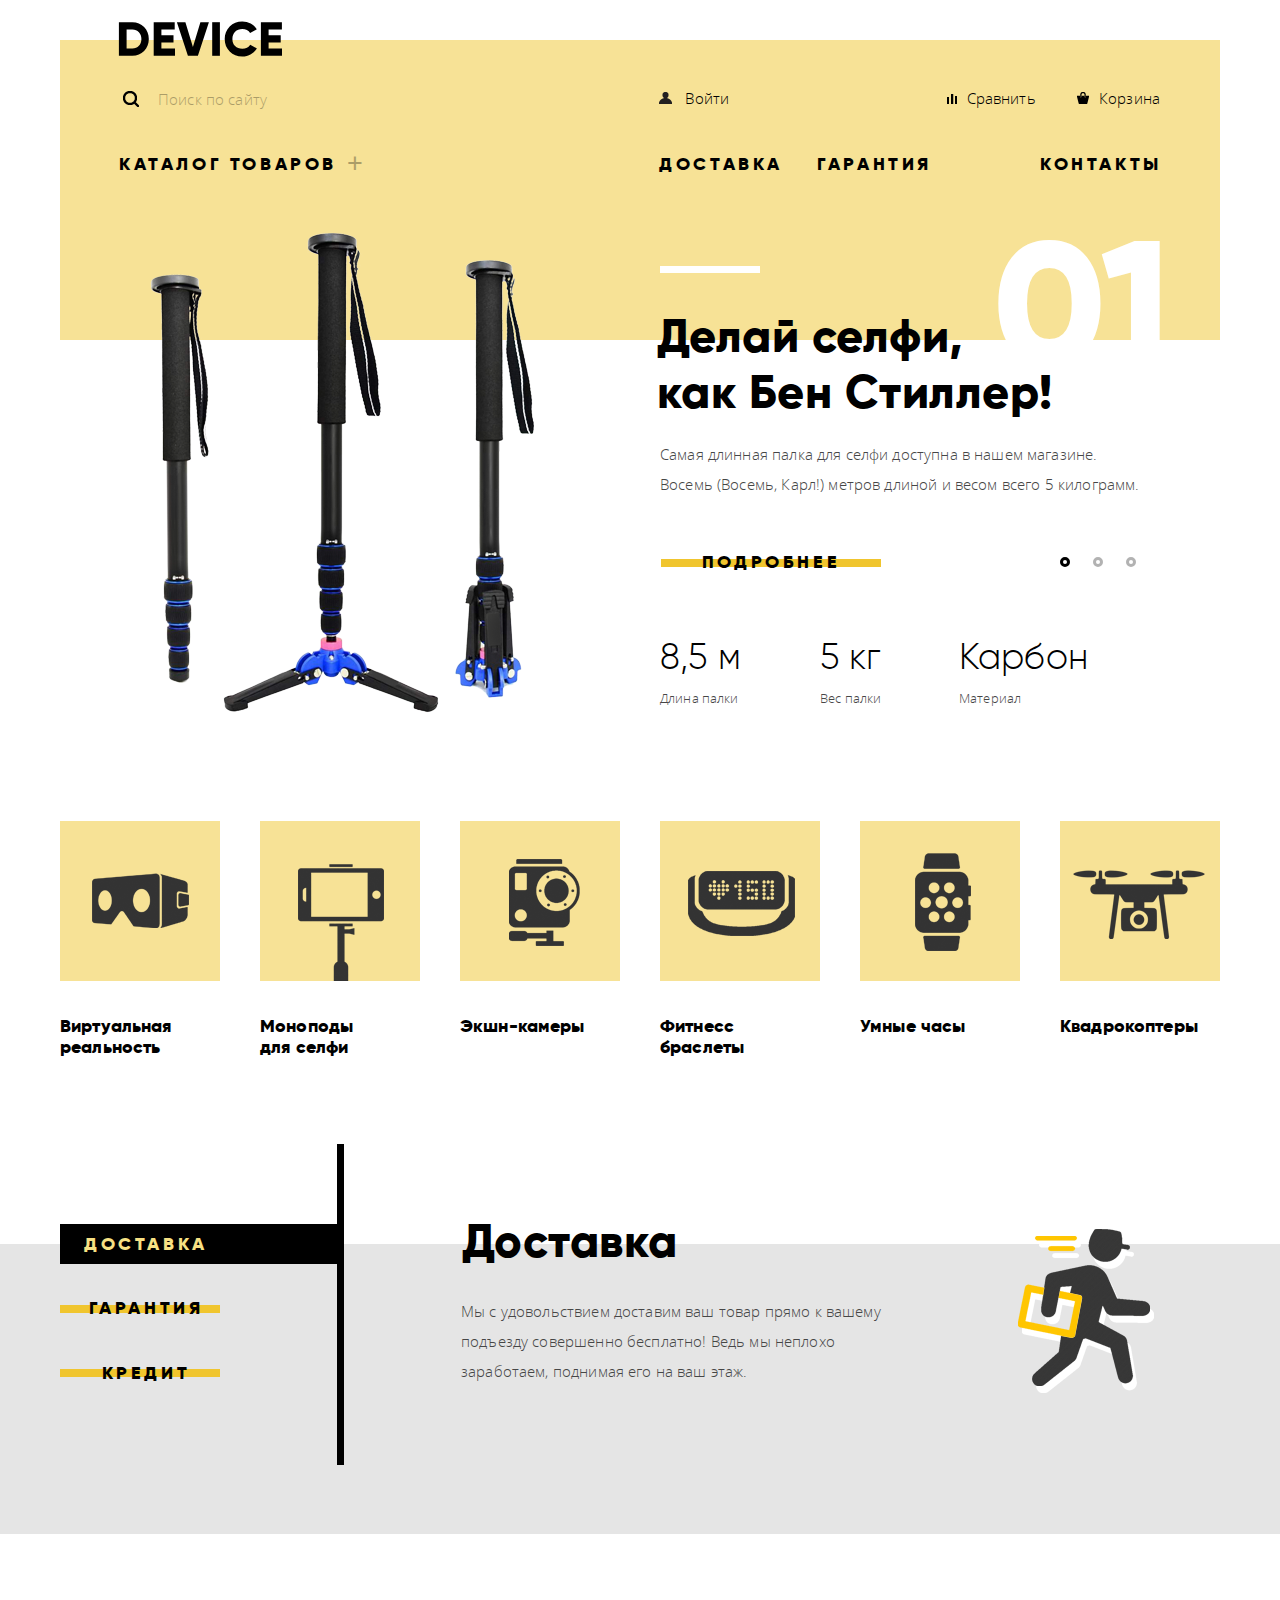
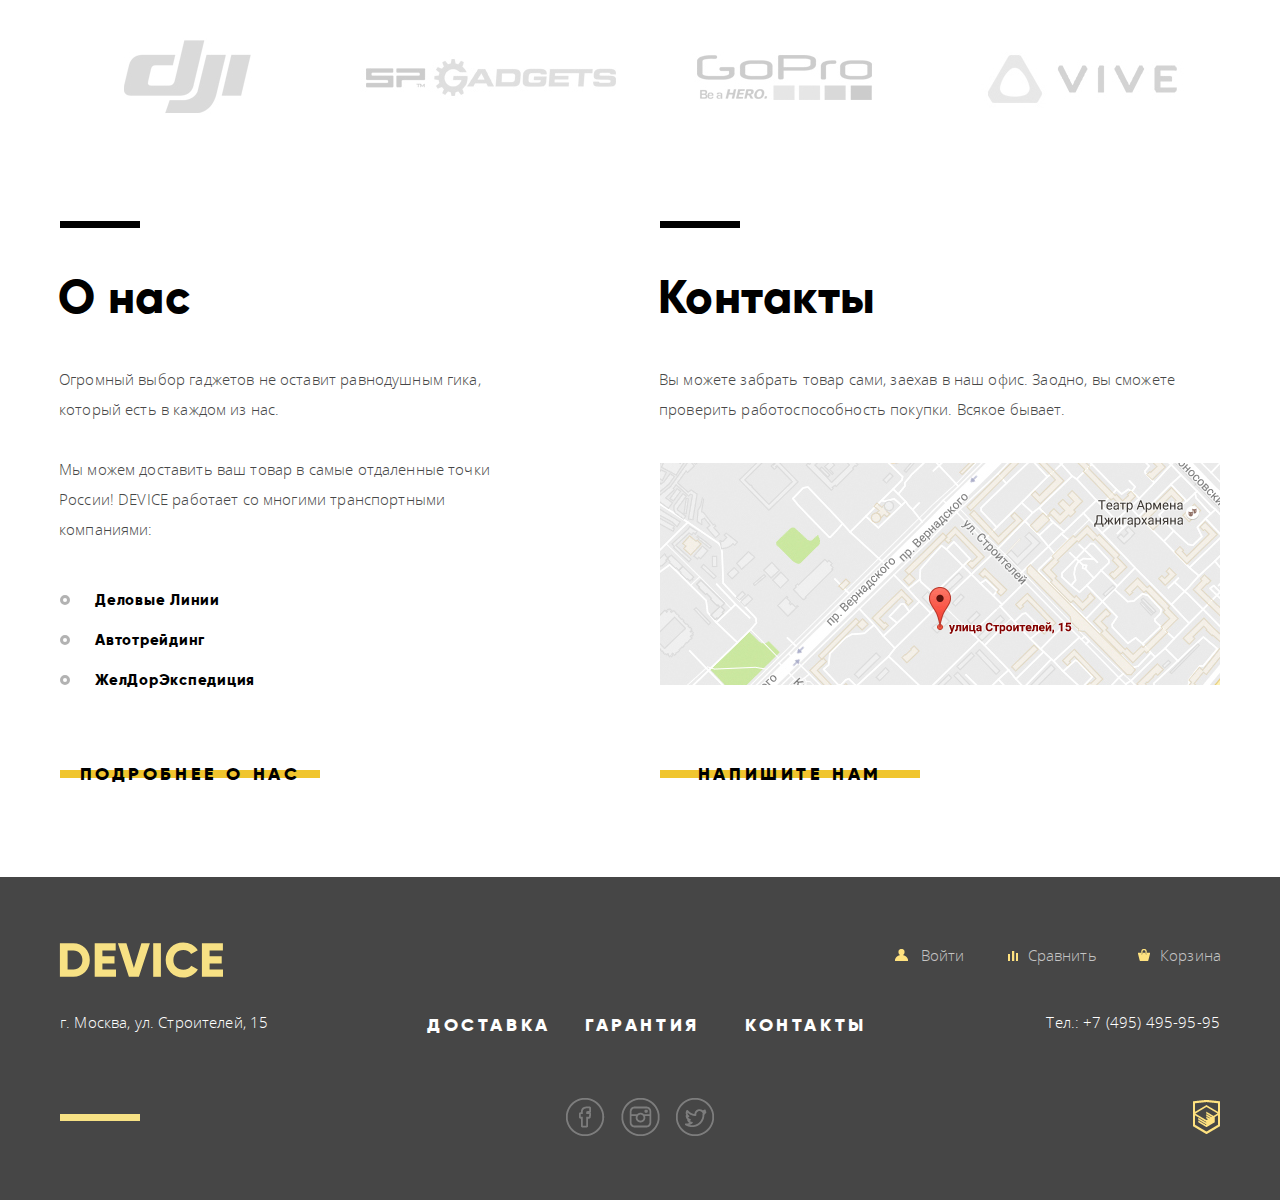
<file: index.html>
<!DOCTYPE html>
<html lang="ru">
  <head>
    <meta charset="utf-8">
    <title>HTML Academy: Девайс</title>
    <link href="css/normalize.min.css" rel="stylesheet">
    <link href="css/style.min.css" rel="stylesheet">
  </head>
  <body>
    <header class="main-header container">
      <h1 class="visually-hidden">Mагазин ультрасовременной электроники «Девайс»</h1>
      <nav class="main-navigation">
        <a class="logo header-logo" id="page-top">
          <svg version="1.1" xmlns="http://www.w3.org/2000/svg" xmlns:xlink="http://www.w3.org/1999/xlink" x="0px" y="0px" width="166" height="42">
            <path d="M16.4,7.2c4.7,0,8.6,1.6,11.7,4.8c3.1,3.2,4.7,7.2,4.7,12c0,4.8-1.6,8.8-4.7,12c-3.1,3.2-7,4.8-11.7,4.8
              H2.9V7.2H16.4z M16.4,33.4c2.7,0,4.8-0.9,6.5-2.6c1.7-1.7,2.5-4,2.5-6.8c0-2.8-0.8-5.1-2.5-6.8c-1.7-1.7-3.8-2.6-6.5-2.6h-5.8v18.8
    		      H16.4z"/>
    	      <path d="M45.4,33.4H59v7.4H37.7V7.2h21v7.4H45.4v5.6h12.1v7.3H45.4V33.4z"/>
    	      <path d="M71.9,40.8l-11-33.6h8.5l7.5,24.7l7.5-24.7h8.5l-11,33.6H71.9z"/>
    	      <path d="M96.2,7.2h7.7v33.6h-7.7V7.2z"/>
    	      <path d="M126.3,41.5c-5.1,0-9.3-1.7-12.6-5c-3.3-3.3-5-7.5-5-12.5c0-5,1.7-9.1,5-12.5c3.3-3.3,7.5-5,12.6-5
    		c3,0,5.8,0.7,8.4,2.1c2.6,1.4,4.6,3.3,6.1,5.7l-6.7,3.8c-0.7-1.3-1.8-2.3-3.2-3c-1.4-0.7-2.9-1.1-4.6-1.1c-3,0-5.4,0.9-7.2,2.7
    		s-2.7,4.2-2.7,7.2s0.9,5.4,2.7,7.2s4.2,2.7,7.2,2.7c1.7,0,3.3-0.4,4.7-1.1c1.4-0.7,2.5-1.7,3.2-3l6.7,3.8c-1.5,2.4-3.5,4.3-6,5.7
    		C132.2,40.8,129.4,41.5,126.3,41.5z"/>
    	      <path d="M152.7,33.4h13.5v7.4h-21.3V7.2h21v7.4h-13.3v5.6h12.1v7.3h-12.1V33.4z"/>
          </svg>
        </a>
        <div class="header-middle clearfix">
          <form class="search-form" action="#" method="get">
            <input class="search-field" type="search" name="search-field" placeholder="Поиск по сайту">
            <button type="submit">Найти</button>
          </form>
          <ul class="user-navigation header-user-navigation">
            <li>
              <a class="login" href="#">Войти</a>
            </li>
            <li>
              <a class="compare" href="#">Сравнить</a>
            </li>
            <li>
              <a class="cart" href="#">Корзина</a>
            </li>
          </ul>
        </div>
        <ul class="site-navigation">
          <li class="catalog-link">
            <a href="#">Каталог товаров</a>
            <ul>
              <li class="catalog-group">
                <ul>
                  <li class="catalog-item">
                    <a href="#">Виртуальная реальность</a>
                  </li>
                  <li class="catalog-item">
                    <a href="selfie-sticks.html">Моноподы для селфи</a>
                  </li>
                  <li class="catalog-item">
                    <a href="#">Экшн-камеры</a>
                  </li>
                </ul>
              </li>
              <li class="catalog-group">
                <ul>
                  <li class="catalog-item">
                    <a href="#">Фитнесс-браслеты</a>
                  </li>
                  <li class="catalog-item">
                    <a href="#">Умные часы</a>
                  </li>
                </ul>
              </li>
              <li class="catalog-group">
                <ul>
                  <li class="catalog-item">
                    <a href="#">Квадрокоптеры</a>
                  </li>
                </ul>
              </li>
            </ul>
          </li>
          <li>
            <a href="#">Доставка</a>
          </li>
          <li>
            <a href="#">Гарантия</a>
          </li>
          <li>
            <a href="#">Контакты</a>
          </li>
        </ul>
      </nav>
    </header>
    <main>
      <section class="slider container">
        <h2 class="visually-hidden">Лучшие предложения</h2>
        <input type="radio" name="slider-toggle" id="btn-1" checked>
        <input type="radio" name="slider-toggle" id="btn-2">
        <input type="radio" name="slider-toggle" id="btn-3">
        <div class="slider-controls">
          <label for="btn-1"></label>
          <label for="btn-2"></label>
          <label for="btn-3"></label>
        </div>
        <div class="slider-content clearfix">
          <article class="slider-slide slider-slide-1 clearfix">
            <img src="img/slide-1.png" width="384" height="486" alt="Самая длинная палка для селфи">
            <section class="specifics">
              <h3 class="headline-1">
                Делай селфи,<br>
                как Бен Стиллер!
              </h3>
              <p>Самая длинная палка для селфи доступна в нашем магазине. Восемь (Восемь, Карл!) метров длиной и весом всего 5 килограмм.</p>
              <a class="btn" href="#">Подробнее</a>
              <table>
                <tr>
                  <th>Длина палки</th>
                  <th>Вес палки</th>
                  <th>Материал</th>
                </tr>
                <tr>
                  <td>8,5 м</td>
                  <td>5 кг</td>
                  <td>Карбон</td>
                </tr>
              </table>
            </section>
          </article>
          <article class="slider-slide slider-slide-2 clearfix">
            <img src="img/slide-2.png" width="345" height="485" alt="Мотивирующий фитнесс-браслет">
            <section class="specifics">
              <h3 class="headline-1">
                Худеем<br>
                правильно!
              </h3>
              <p>Мотивирующие фитнесс-браслеты помогут найти в себе силы не&#160;пропускать занятия и соблюдать диету</p>
              <a class="btn" href="#">Подробнее</a>
              <table>
                <tr>
                  <th>Без подзарядки</th>
                </tr>
                <tr>
                  <td>48 часов</td>
                </tr>
              </table>
            </section>
          </article>
          <article class="slider-slide slider-slide-3 clearfix">
            <img src="img/slide-3.png" width="526" height="334" alt="Самая длинная палка для селфи">
            <section class="specifics">
              <h3 class="headline-1">
                Порхает как бабочка,<br>
                жалит как пчела!
              </h3>
              <p>Этот обычный, на первый взгляд, квадрокоптер оснащен мощным&#160;лазером, замаскированным под стандартную камеру.</p>
              <a class="btn" href="#">Подробнее</a>
              <table>
                <tr>
                  <th>Дальность полета</th>
                  <th>Радиус поражения</th>
                </tr>
                <tr>
                  <td>800 м</td>
                  <td>50 м</td>
                </tr>
              </table>
            </section>
          </article>
        </div>
      </section>
      <section class="popular container">
        <h2 class="visually-hidden">Популярные категории товаров</h2>
        <ul class="clearfix">
          <li class="popular-item vr">
            <a href="#">
              <div>
                <img src="img/popular-1.png" width="97" height="55" alt="Виртуальная реальность">
              </div>
              <h3 class="headline-2">Виртуальная реальность</h3>
            </a>
          </li>
          <li class="popular-item selfie-sticks">
            <a href="selfie-sticks.html">
              <div>
                <img src="img/popular-2.png" width="86" height="117" alt="Моноподы для селфи">
              </div>
              <h3 class="headline-2">Моноподы для селфи</h3>
            </a>
          </li>
          <li class="popular-item action-cameras">
            <a href="#">
              <div>
                <img src="img/popular-3.png" width="71" height="87" alt="Экшн-камеры">
              </div>
              <h3 class="headline-2">Экшн-камеры</h3>
            </a>
          </li>
          <li class="popular-item fitness-bands">
            <a href="#">
              <div>
                <img src="img/popular-4.png" width="107" height="65" alt="Фитнесс браслеты">
              </div>
              <h3 class="headline-2">Фитнесс браслеты</h3>
            </a>
          </li>
          <li class="popular-item smart-watches">
            <a href="#">
              <div>
                <img src="img/popular-5.png" width="56" height="98" alt="Умные часы">
              </div>
              <h3 class="headline-2">Умные часы</h3>
            </a>
          </li>
          <li class="popular-item quadcopters">
            <a href="#">
              <div>
                <img src="img/popular-6.png" width="132" height="69" alt="Квадрокоптеры">
              </div>
              <h3 class="headline-2">Квадрокоптеры</h3>
            </a>
          </li>
        </ul>
      </section>
      <section class="services">
        <h2 class="visually-hidden">Услуги магазина</h2>
        <div class="clearfix container">
          <input type="radio" name="services-toggle" id="delivery-btn" checked>
          <input type="radio" name="services-toggle" id="warranty-btn">
          <input type="radio" name="services-toggle" id="credit-btn">
          <div class="services-controls">
            <ul>
              <li>
                <label class="btn" for="delivery-btn">Доставка</label>
              </li>
              <li>
                <label class="btn" for="warranty-btn">Гарантия</label>
              </li>
              <li>
                <label class="btn" for="credit-btn">Кредит</label>
              </li>
            </ul>
          </div>
          <div class="services-slider">
            <div class="services-content clearfix">
              <section class="services-item delivery">
                <h3 class="headline-1">Доставка</h3>
                <p>Мы с удовольствием доставим ваш товар прямо к вашему подъезду совершенно бесплатно! Ведь мы неплохо заработаем, поднимая его на ваш этаж.</p>
              </section>
              <section class="services-item warranty">
                <h3 class="headline-1">Гарантия</h3>
                <p>
                  Если из-за возгарания купленного у нас товара у вас сгорит дом — не переживайте, мы выдадим вам новый.<br>
                  Товар, не дом, конечно же.
                </p>
              </section>
              <section class="services-item credit">
                <h3 class="headline-1">Кредит</h3>
                <p>Залезть в долговую яму стало проще! Кредитные консультанты подберут для вас наиболее выгодные условия кредита. Выгодные для нашего банка, разумеется.</p>
              </section>
            </div>
          </div>
        </div>
      </section>
      <section class="logotypes container">
        <h2 class="visually-hidden">Партнеры</h2>
        <ul class="clearfix">
          <li>
            <a class="logotypes-item" href="#">
              <img class="pale" src="img/logotype-1-pale.jpg" width="260" height="100" alt="DJI">
              <img src="img/logotype-1.jpg" width="260" height="100" alt="DJI">
            </a>
          </li>
          <li>
            <a class="logotypes-item" href="#">
              <img class="pale" src="img/logotype-2-pale.jpg" width="260" height="100" alt="SP Gadgets">
              <img src="img/logotype-2.jpg" width="260" height="100" alt="SP Gadgets">
            </a>
          </li>
          <li>
            <a class="logotypes-item" href="#">
              <img class="pale" src="img/logotype-3-pale.jpg" width="260" height="100" alt="GoPro">
              <img src="img/logotype-3.jpg" width="260" height="100" alt="GoPro">
            </a>
          </li>
          <li>
            <a class="logotypes-item" href="#">
              <img class="pale" src="img/logotype-4-pale.jpg" width="260" height="100" alt="Vive">
              <img src="img/logotype-4.jpg" width="260" height="100" alt="Vive">
            </a>
          </li>
        </ul>
      </section>
      <div class="clearfix container">
        <section class="about">
          <h2 class="headline-1">О нас</h2>
          <p>Огромный выбор гаджетов не оставит равнодушным гика, который есть в каждом из нас.</p>
          <p>Мы можем доставить ваш товар в самые отдаленные точки России! DEVICE работает со многими транспортными компаниями:</p>
          <ul>
            <li>Деловые Линии</li>
            <li>Автотрейдинг</li>
            <li>ЖелДорЭкспедиция</li>
          </ul>
          <a class="btn" href="#">Подробнее о нас</a>
        </section>
        <section class="contacts">
          <h2 class="headline-1">Контакты</h2>
          <p>Вы можете забрать товар сами, заехав в наш офис. Заодно, вы сможете проверить работоспособность покупки. Всякое бывает.</p>
          <a class="map" href="map.html"><span class="visually-hidden">Карта</span></a>
          <iframe src="https://www.google.com/maps/embed?pb=!1m18!1m12!1m3!1d1124.5562761182782!2d37.5285236514723!3d55.687030922143215!2m3!1f0!2f0!3f0!3m2!1i1024!2i768!4f13.1!3m3!1m2!1s0x46b54cf65f5c8955%3A0x694710ccd55501e!2z0YPQuy4g0KHRgtGA0L7QuNGC0LXQu9C10LksIDE1LCDQnNC-0YHQutCy0LAsIDExOTMxMQ!5e0!3m2!1sru!2sru!4v1477134220798" width="560" height="222"></iframe>
          <p>
            <a class="btn write-us-btn" href="write-us.html">Напишите нам</a>
          </p>
        </section>
      </div>
    </main>
    <footer class="main-footer">
      <div class="clearfix container">
        <div class="footer-top clearfix">
          <a class="logo footer-logo" href="#page-top">
            <svg version="1.1" xmlns="http://www.w3.org/2000/svg" xmlns:xlink="http://www.w3.org/1999/xlink" x="0px" y="0px" width="166" height="42">
              <path d="M16.4,7.2c4.7,0,8.6,1.6,11.7,4.8c3.1,3.2,4.7,7.2,4.7,12c0,4.8-1.6,8.8-4.7,12c-3.1,3.2-7,4.8-11.7,4.8
                  H2.9V7.2H16.4z M16.4,33.4c2.7,0,4.8-0.9,6.5-2.6c1.7-1.7,2.5-4,2.5-6.8c0-2.8-0.8-5.1-2.5-6.8c-1.7-1.7-3.8-2.6-6.5-2.6h-5.8v18.8
        		      H16.4z"/>
        	    <path d="M45.4,33.4H59v7.4H37.7V7.2h21v7.4H45.4v5.6h12.1v7.3H45.4V33.4z"/>
        	    <path d="M71.9,40.8l-11-33.6h8.5l7.5,24.7l7.5-24.7h8.5l-11,33.6H71.9z"/>
        	    <path d="M96.2,7.2h7.7v33.6h-7.7V7.2z"/>
        	    <path d="M126.3,41.5c-5.1,0-9.3-1.7-12.6-5c-3.3-3.3-5-7.5-5-12.5c0-5,1.7-9.1,5-12.5c3.3-3.3,7.5-5,12.6-5
        		c3,0,5.8,0.7,8.4,2.1c2.6,1.4,4.6,3.3,6.1,5.7l-6.7,3.8c-0.7-1.3-1.8-2.3-3.2-3c-1.4-0.7-2.9-1.1-4.6-1.1c-3,0-5.4,0.9-7.2,2.7
        		s-2.7,4.2-2.7,7.2s0.9,5.4,2.7,7.2s4.2,2.7,7.2,2.7c1.7,0,3.3-0.4,4.7-1.1c1.4-0.7,2.5-1.7,3.2-3l6.7,3.8c-1.5,2.4-3.5,4.3-6,5.7
        		C132.2,40.8,129.4,41.5,126.3,41.5z"/>
        	    <path d="M152.7,33.4h13.5v7.4h-21.3V7.2h21v7.4h-13.3v5.6h12.1v7.3h-12.1V33.4z"/>
            </svg>
          </a>
          <ul class="user-navigation footer-user-navigation">
            <li>
              <a class="login" href="#">Войти</a>
            </li>
            <li>
              <a class="compare" href="#">Сравнить</a>
            </li>
            <li>
              <a class="cart" href="#">Корзина</a>
            </li>
          </ul>
        </div>
        <div class="footer-middle clearfix">
          <p class="address">г. Москва, ул. Строителей, 15</p>
          <ul class="footer-site-navigation">
            <li>
              <a href="#">Доставка</a>
            </li>
            <li>
              <a href="#">Гарантия</a>
            </li>
            <li>
              <a href="#">Контакты</a>
            </li>
          </ul>
          <p class="phone-number">Тел.: +7 (495) 495-95-95</p>
        </div>
        <div class="footer-bottom clearfix">
          <ul class="social-networks">
            <li>
              <a class="social-networks-fb" href="#">
                <span class="visually-hidden">Фейсбук</span>
              </a>
            </li>
            <li>
              <a class="social-networks-inst" href="#">
                <span class="visually-hidden">Инстаграм</span>
              </a>
            </li>
            <li>
              <a class="social-networks-twi" href="#">
                <span class="visually-hidden">Твиттер</span>
              </a>
            </li>
          </ul>
          <address class="copyright">
            <a href="https://htmlacademy.ru/" target="_blank">
              <span class="visually-hidden">HTML Academy</span>
            </a>
          </address>
        </div>
      </div>
    </footer>
    <section class="write-us">
      <h2 class="visually-hidden">Напишите нам</h2>
      <form class="write-us-form" action="#" method="post">
        <p class="left-field">
          <label class="headline-2" for="name-field">Ваше имя:</label>
          <input type="text" name="name-field" id="name-field" placeholder="Представьтесь, пожалуйста">
        </p>
        <p class="right-field">
          <label class="headline-2" for="e-mail-field">Ваш e-mail:</label>
          <input type="email" name="e-mail-field" id="e-mail-field" placeholder="Для отправки ответа">
        </p>
        <p>
          <label class="headline-2" for="letter-field">Текст письма:</label>
          <textarea name="letter-field" id="letter-field" placeholder="В свободной форме"></textarea>
        </p>
        <button  class="btn" type="submit">Отправить</button>
      </form>
      <button class="exit">
        <span class="visually-hidden">Закрыть</span>
      </button>
    </section>
    <section class="map-popup">
      <h2 class="visually-hidden">Интерактивная карта</h2>
      <iframe src="https://www.google.com/maps/embed?pb=!1m18!1m12!1m3!1d1124.5562761182782!2d37.5285236514723!3d55.687030922143215!2m3!1f0!2f0!3f0!3m2!1i1024!2i768!4f13.1!3m3!1m2!1s0x46b54cf65f5c8955%3A0x694710ccd55501e!2z0YPQuy4g0KHRgtGA0L7QuNGC0LXQu9C10LksIDE1LCDQnNC-0YHQutCy0LAsIDExOTMxMQ!5e0!3m2!1sru!2sru!4v1477134220798" width="960" height="559"></iframe>
      <button class="exit">
        <span class="visually-hidden">Закрыть</span>
      </button>
    </section>
    <script src="js/script.min.js"></script>
  </body>
</html>
</file>
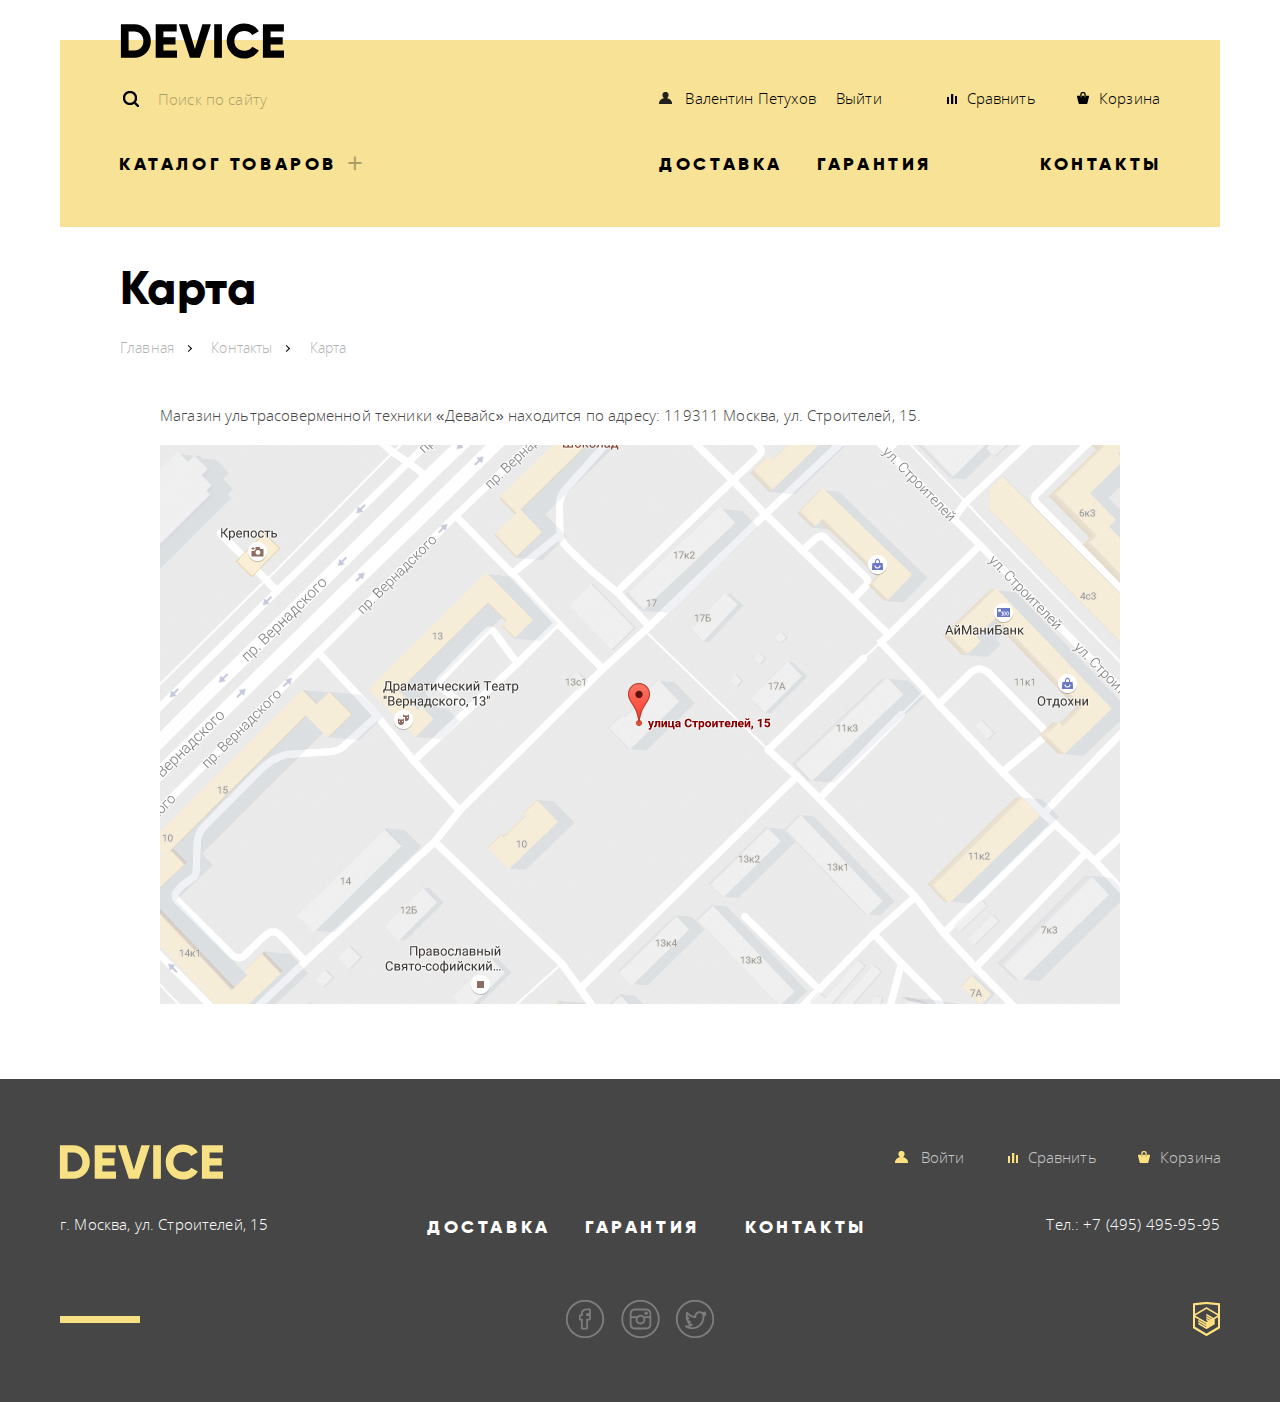
<file: map.html>
<!DOCTYPE html>
<html lang="ru">
  <head>
    <meta charset="utf-8">
    <title>Карта — Контакты — HTML Academy: Девайс</title>
    <link href="css/normalize.min.css" rel="stylesheet">
    <link href="css/style.min.css" rel="stylesheet">
  </head>
  <body>
    <header class="main-header inner-header container">
      <nav class="main-navigation">
        <a class="logo header-logo" href="index.html" id="page-top">
          <svg version="1.1" xmlns="http://www.w3.org/2000/svg" xmlns:xlink="http://www.w3.org/1999/xlink" x="0px" y="0px" width="166" height="42">
            <path d="M16.4,7.2c4.7,0,8.6,1.6,11.7,4.8c3.1,3.2,4.7,7.2,4.7,12c0,4.8-1.6,8.8-4.7,12c-3.1,3.2-7,4.8-11.7,4.8
              H2.9V7.2H16.4z M16.4,33.4c2.7,0,4.8-0.9,6.5-2.6c1.7-1.7,2.5-4,2.5-6.8c0-2.8-0.8-5.1-2.5-6.8c-1.7-1.7-3.8-2.6-6.5-2.6h-5.8v18.8
    		      H16.4z"/>
    	      <path d="M45.4,33.4H59v7.4H37.7V7.2h21v7.4H45.4v5.6h12.1v7.3H45.4V33.4z"/>
    	      <path d="M71.9,40.8l-11-33.6h8.5l7.5,24.7l7.5-24.7h8.5l-11,33.6H71.9z"/>
    	      <path d="M96.2,7.2h7.7v33.6h-7.7V7.2z"/>
    	      <path d="M126.3,41.5c-5.1,0-9.3-1.7-12.6-5c-3.3-3.3-5-7.5-5-12.5c0-5,1.7-9.1,5-12.5c3.3-3.3,7.5-5,12.6-5
    		c3,0,5.8,0.7,8.4,2.1c2.6,1.4,4.6,3.3,6.1,5.7l-6.7,3.8c-0.7-1.3-1.8-2.3-3.2-3c-1.4-0.7-2.9-1.1-4.6-1.1c-3,0-5.4,0.9-7.2,2.7
    		s-2.7,4.2-2.7,7.2s0.9,5.4,2.7,7.2s4.2,2.7,7.2,2.7c1.7,0,3.3-0.4,4.7-1.1c1.4-0.7,2.5-1.7,3.2-3l6.7,3.8c-1.5,2.4-3.5,4.3-6,5.7
    		C132.2,40.8,129.4,41.5,126.3,41.5z"/>
    	      <path d="M152.7,33.4h13.5v7.4h-21.3V7.2h21v7.4h-13.3v5.6h12.1v7.3h-12.1V33.4z"/>
          </svg>
        </a>
        <div class="header-middle clearfix">
          <form class="search-form" action="#" method="get">
            <input class="search-field" type="search" name="search-field" placeholder="Поиск по сайту">
            <button type="submit">Найти</button>
          </form>
          <ul class="user-navigation header-user-navigation">
            <li>
              <a class="login" href="#">Валентин Петухов</a>
              <a class="logout" href="#">Выйти</a>
            </li>
            <li>
              <a class="compare" href="#">Сравнить</a>
            </li>
            <li>
              <a class="cart" href="#">Корзина</a>
            </li>
          </ul>
        </div>
        <ul class="site-navigation">
          <li class="catalog-link">
            <a href="#">Каталог товаров</a>
            <ul>
              <li class="catalog-group">
                <ul>
                  <li class="catalog-item">
                    <a href="#">Виртуальная реальность</a>
                  </li>
                  <li class="catalog-item">
                    <a href="selfie-sticks.html">Моноподы для селфи</a>
                  </li>
                  <li class="catalog-item">
                    <a href="#">Экшн-камеры</a>
                  </li>
                </ul>
              </li>
              <li class="catalog-group">
                <ul>
                  <li class="catalog-item">
                    <a href="#">Фитнесс-браслеты</a>
                  </li>
                  <li class="catalog-item">
                    <a href="#">Умные часы</a>
                  </li>
                </ul>
              </li>
              <li class="catalog-group">
                <ul>
                  <li class="catalog-item">
                    <a href="#">Квадрокоптеры</a>
                  </li>
                </ul>
              </li>
            </ul>
          </li>
          <li>
            <a href="#">Доставка</a>
          </li>
          <li>
            <a href="#">Гарантия</a>
          </li>
          <li>
            <a href="#">Контакты</a>
          </li>
        </ul>
      </nav>
    </header>
    <main class="inner-main">
      <section class="inner-headline container">
        <h1 class="headline-1">Карта</h1>
        <ul class="breadcrumps">
          <li>
            <a href="index.html">Главная</a>
          </li>
          <li>
            <a href="#">Контакты</a>
          </li>
          <li>
            <a>Карта</a>
          </li>
        </ul>
      </section>
      <section class="map-popup container">
        <p>Магазин ультрасоверменной техники «Девайс» находится по адресу: 119311 Москва, ул. Строителей, 15.</p>
        <img src="img/big-map.jpg" width="960" height="559" alt="Ул. Строителей, 15">
      </section>
    </main>
    <footer class="main-footer">
      <div class="clearfix container">
        <div class="footer-top clearfix">
          <a class="logo footer-logo" href="index.html">
            <svg version="1.1" xmlns="http://www.w3.org/2000/svg" xmlns:xlink="http://www.w3.org/1999/xlink" x="0px" y="0px" width="166" height="42">
              <path d="M16.4,7.2c4.7,0,8.6,1.6,11.7,4.8c3.1,3.2,4.7,7.2,4.7,12c0,4.8-1.6,8.8-4.7,12c-3.1,3.2-7,4.8-11.7,4.8
                  H2.9V7.2H16.4z M16.4,33.4c2.7,0,4.8-0.9,6.5-2.6c1.7-1.7,2.5-4,2.5-6.8c0-2.8-0.8-5.1-2.5-6.8c-1.7-1.7-3.8-2.6-6.5-2.6h-5.8v18.8
        		      H16.4z"/>
        	    <path d="M45.4,33.4H59v7.4H37.7V7.2h21v7.4H45.4v5.6h12.1v7.3H45.4V33.4z"/>
        	    <path d="M71.9,40.8l-11-33.6h8.5l7.5,24.7l7.5-24.7h8.5l-11,33.6H71.9z"/>
        	    <path d="M96.2,7.2h7.7v33.6h-7.7V7.2z"/>
        	    <path d="M126.3,41.5c-5.1,0-9.3-1.7-12.6-5c-3.3-3.3-5-7.5-5-12.5c0-5,1.7-9.1,5-12.5c3.3-3.3,7.5-5,12.6-5
        		c3,0,5.8,0.7,8.4,2.1c2.6,1.4,4.6,3.3,6.1,5.7l-6.7,3.8c-0.7-1.3-1.8-2.3-3.2-3c-1.4-0.7-2.9-1.1-4.6-1.1c-3,0-5.4,0.9-7.2,2.7
        		s-2.7,4.2-2.7,7.2s0.9,5.4,2.7,7.2s4.2,2.7,7.2,2.7c1.7,0,3.3-0.4,4.7-1.1c1.4-0.7,2.5-1.7,3.2-3l6.7,3.8c-1.5,2.4-3.5,4.3-6,5.7
        		C132.2,40.8,129.4,41.5,126.3,41.5z"/>
        	    <path d="M152.7,33.4h13.5v7.4h-21.3V7.2h21v7.4h-13.3v5.6h12.1v7.3h-12.1V33.4z"/>
            </svg>
          </a>
          <ul class="user-navigation footer-user-navigation">
            <li>
              <a class="login" href="#">Войти</a>
            </li>
            <li>
              <a class="compare" href="#">Сравнить</a>
            </li>
            <li>
              <a class="cart" href="#">Корзина</a>
            </li>
          </ul>
        </div>
        <div class="footer-middle clearfix">
          <p class="address">г. Москва, ул. Строителей, 15</p>
          <ul class="footer-site-navigation">
            <li>
              <a href="#">Доставка</a>
            </li>
            <li>
              <a href="#">Гарантия</a>
            </li>
            <li>
              <a href="#">Контакты</a>
            </li>
          </ul>
          <p class="phone-number">Тел.: +7 (495) 495-95-95</p>
        </div>
        <div class="footer-bottom clearfix">
          <ul class="social-networks">
            <li>
              <a class="social-networks-fb" href="#">
                <span class="visually-hidden">Фейсбук</span>
              </a>
            </li>
            <li>
              <a class="social-networks-inst" href="#">
                <span class="visually-hidden">Инстаграм</span>
              </a>
            </li>
            <li>
              <a class="social-networks-twi" href="#">
                <span class="visually-hidden">Твиттер</span>
              </a>
            </li>
          </ul>
          <address class="copyright">
            <a href="https://htmlacademy.ru/" target="_blank">
              <span class="visually-hidden">HTML Academy</span>
            </a>
          </address>
        </div>
      </div>
    </footer>
  </body>
</html>
</file>
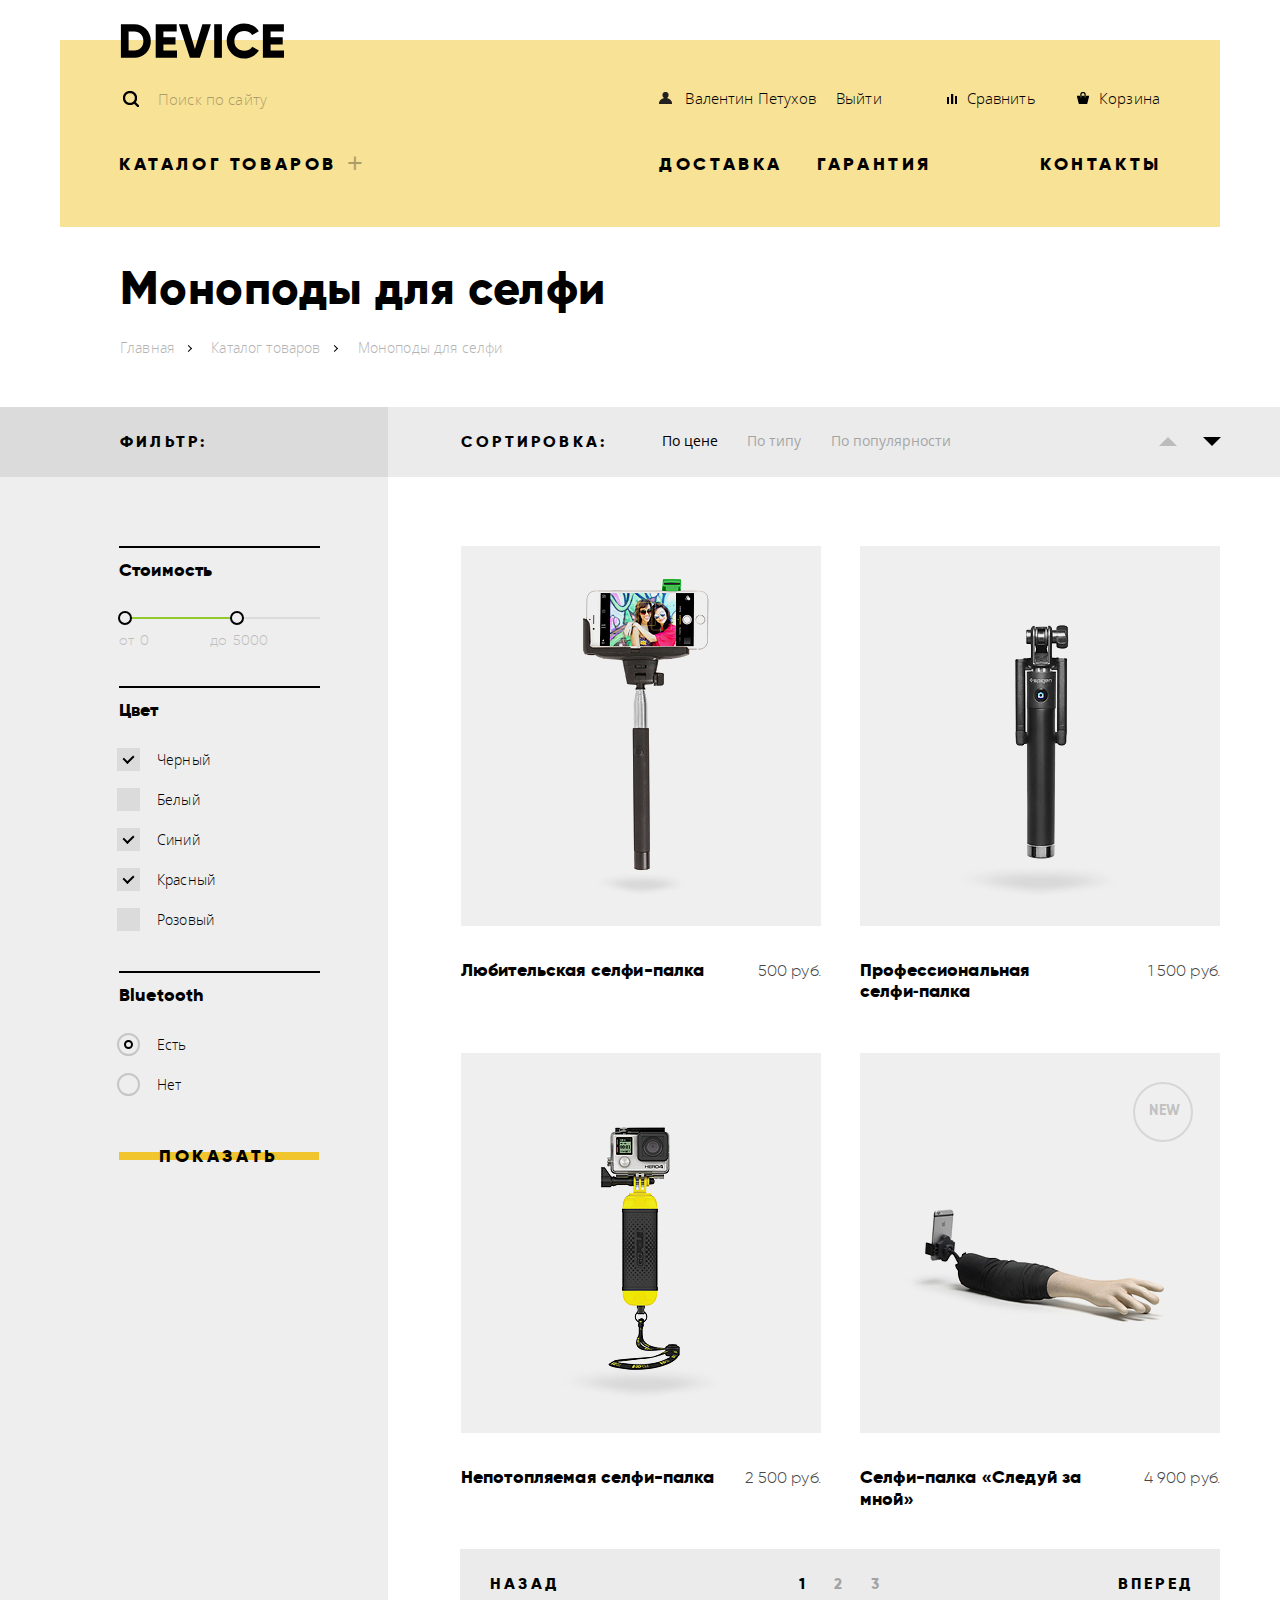
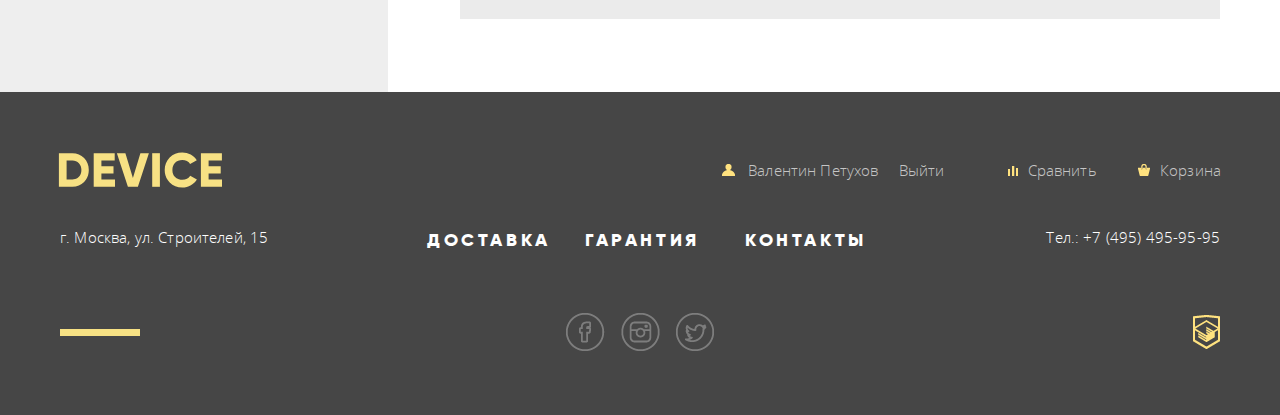
<file: selfie-sticks.html>
<!DOCTYPE html>
<html>
  <head>
    <meta charset="utf-8">
    <title>Моноподы для селфи — Каталог товаров — HTML Academy: Девайс</title>
    <link href="css/normalize.min.css" rel="stylesheet">
    <link href="css/style.min.css" rel="stylesheet">
  </head>
  <body>
    <header class="main-header inner-header container">
      <nav class="main-navigation">
        <a class="logo header-logo" href="index.html" id="page-top">
          <svg version="1.1" xmlns="http://www.w3.org/2000/svg" xmlns:xlink="http://www.w3.org/1999/xlink" x="0px" y="0px" width="166" height="42">
            <path d="M16.4,7.2c4.7,0,8.6,1.6,11.7,4.8c3.1,3.2,4.7,7.2,4.7,12c0,4.8-1.6,8.8-4.7,12c-3.1,3.2-7,4.8-11.7,4.8
              H2.9V7.2H16.4z M16.4,33.4c2.7,0,4.8-0.9,6.5-2.6c1.7-1.7,2.5-4,2.5-6.8c0-2.8-0.8-5.1-2.5-6.8c-1.7-1.7-3.8-2.6-6.5-2.6h-5.8v18.8
    		      H16.4z"/>
    	      <path d="M45.4,33.4H59v7.4H37.7V7.2h21v7.4H45.4v5.6h12.1v7.3H45.4V33.4z"/>
    	      <path d="M71.9,40.8l-11-33.6h8.5l7.5,24.7l7.5-24.7h8.5l-11,33.6H71.9z"/>
    	      <path d="M96.2,7.2h7.7v33.6h-7.7V7.2z"/>
    	      <path d="M126.3,41.5c-5.1,0-9.3-1.7-12.6-5c-3.3-3.3-5-7.5-5-12.5c0-5,1.7-9.1,5-12.5c3.3-3.3,7.5-5,12.6-5
    		c3,0,5.8,0.7,8.4,2.1c2.6,1.4,4.6,3.3,6.1,5.7l-6.7,3.8c-0.7-1.3-1.8-2.3-3.2-3c-1.4-0.7-2.9-1.1-4.6-1.1c-3,0-5.4,0.9-7.2,2.7
    		s-2.7,4.2-2.7,7.2s0.9,5.4,2.7,7.2s4.2,2.7,7.2,2.7c1.7,0,3.3-0.4,4.7-1.1c1.4-0.7,2.5-1.7,3.2-3l6.7,3.8c-1.5,2.4-3.5,4.3-6,5.7
    		C132.2,40.8,129.4,41.5,126.3,41.5z"/>
    	      <path d="M152.7,33.4h13.5v7.4h-21.3V7.2h21v7.4h-13.3v5.6h12.1v7.3h-12.1V33.4z"/>
          </svg>
        </a>
        <div class="header-middle clearfix">
          <form class="search-form" action="#" method="get">
            <input class="search-field" type="search" name="search-field" placeholder="Поиск по сайту">
            <button type="submit">Найти</button>
          </form>
          <ul class="user-navigation header-user-navigation">
            <li>
              <a class="login" href="#">Валентин Петухов</a>
              <a class="logout" href="#">Выйти</a>
            </li>
            <li>
              <a class="compare" href="#">Сравнить</a>
            </li>
            <li>
              <a class="cart" href="#">Корзина</a>
            </li>
          </ul>
        </div>
        <ul class="site-navigation">
          <li class="catalog-link">
            <a href="#">Каталог товаров</a>
            <ul>
              <li class="catalog-group">
                <ul>
                  <li class="catalog-item">
                    <a href="#">Виртуальная реальность</a>
                  </li>
                  <li class="catalog-item">
                    <a href="selfie-sticks.html">Моноподы для селфи</a>
                  </li>
                  <li class="catalog-item">
                    <a href="#">Экшн-камеры</a>
                  </li>
                </ul>
              </li>
              <li class="catalog-group">
                <ul>
                  <li class="catalog-item">
                    <a href="#">Фитнесс-браслеты</a>
                  </li>
                  <li class="catalog-item">
                    <a href="#">Умные часы</a>
                  </li>
                </ul>
              </li>
              <li class="catalog-group">
                <ul>
                  <li class="catalog-item">
                    <a href="#">Квадрокоптеры</a>
                  </li>
                </ul>
              </li>
            </ul>
          </li>
          <li>
            <a href="#">Доставка</a>
          </li>
          <li>
            <a href="#">Гарантия</a>
          </li>
          <li>
            <a href="#">Контакты</a>
          </li>
        </ul>
      </nav>
    </header>
    <main>
      <section class="inner-headline container">
        <h1 class="headline-1">Моноподы для селфи</h1>
        <ul class="breadcrumps">
          <li>
            <a href="index.html">Главная</a>
          </li>
          <li>
            <a href="#">Каталог товаров</a>
          </li>
          <li>
            <a>Моноподы для селфи</a>
          </li>
        </ul>
      </section>
      <section class="catalog">
        <header class="catalog-header">
          <div class="clearfix container">
            <div class="filter-header">
              <p>Фильтр:</p>
            </div>
            <div class="goods-header">
              <p>Сортировка:</p>
              <ul>
                <li>
                  <a class="active" href="#">По цене</a>
                </li>
                <li>
                  <a href="#">По типу</a>
                </li>
                <li>
                  <a href="#">По популярности</a>
                </li>
              </ul>
              <span class="ascending">По возрастанию</span>
              <span class="descending active">По убыванию</span>
            </div>
          </div>
        </header>
        <section class="catalog-content">
          <div class="clearfix container">
            <form class="filter-form" action="#" method="get">
              <fieldset class="filter-cost">
                <legend class="headline-2">Стоимость</legend>
                <div class="filter-range-controls">
                  <div class="scale">
                    <div class="bar"></div>
                  </div>
                  <div class="toggle toggle-min"></div>
                  <div class="toggle toggle-max"></div>
                </div>
                <div class="filter-cost-controls">
                  <label class="min-cost">
                    от
                    <input type="text" name="min-cost" value="0">
                  </label>
                  <label class="max-cost">
                    до
                    <input type="text" name="max-cost" value="5000">
                  </label>
                </div>
              </fieldset>
              <fieldset class="filter-color">
                <legend class="headline-2">Цвет</legend>
                <ul>
                  <li>
                    <input class="filter-checkbox" type="checkbox" name="black" id="black" checked>
                    <label for="black">Черный</label>
                  </li>
                  <li>
                    <input class="filter-checkbox" type="checkbox" name="white" id="white">
                    <label for="white">Белый</label>
                  </li>
                  <li>
                    <input class="filter-checkbox" type="checkbox" name="blue" id="blue" checked>
                    <label for="blue">Синий</label>
                  </li>
                  <li>
                    <input class="filter-checkbox" type="checkbox" name="red" id="red" checked>
                    <label for="red">Красный</label>
                  </li>
                  <li>
                    <input class="filter-checkbox" type="checkbox" name="pink" id="pink">
                    <label for="pink">Розовый</label>
                  </li>
                </ul>
              </fieldset>
              <fieldset class="filter-bluetooth">
                <legend class="headline-2">Bluetooth</legend>
                <ul>
                  <li>
                    <input class="filter-radio" type="radio" name="bluetooth" id="yes" value="yes" checked>
                    <label for="yes">Есть</label>
                  </li>
                  <li>
                    <input class="filter-radio" type="radio" name="bluetooth" id="no" value="no">
                    <label for="no">Нет</label>
                  </li>
                </ul>
              </fieldset>
              <button class="btn" type="submit">Показать</button>
            </form>
            <section class="goods-content">
              <article class="goods-item">
                <section class="goods-picture">
                  <img src="img/good-1.jpg" width="360" height="380" alt="Любительская селфи-палка">
                  <a class="btn" href="#">В корзину</a>
                  <a href="#">Добавить к сравнению</a>
                </section>
                <section class="goods-info clearfix">
                  <h2 class="headline-2">
                    <a href="#">Любительская селфи-палка</a>
                  </h2>
                  <span class="price">500 руб.</span>
                </section>
              </article>
              <article class="goods-item">
                <section class="goods-picture">
                  <img src="img/good-2.jpg" width="360" height="380" alt="Профессиональная селфи-палка">
                  <a class="btn" href="#">В корзину</a>
                  <a href="#">Добавить к сравнению</a>
                </section>
                <section class="goods-info clearfix">
                  <h2 class="headline-2">
                    <a href="#">Профессиональная селфи&#8209;палка</a>
                  </h2>
                  <span class="price">1 500 руб.</span>
                </section>
              </article>
              <article class="goods-item">
                <section class="goods-picture">
                  <img src="img/good-3.jpg" width="360" height="380" alt="Непотопляемая селфи-палка">
                  <a class="btn" href="#">В корзину</a>
                  <a href="#">Добавить к сравнению</a>
                </section>
                <section class="goods-info clearfix">
                  <h2 class="headline-2">
                    <a href="#">Непотопляемая селфи-палка</a>
                  </h2>
                  <span class="price">2 500 руб.</span>
                </section>
              </article>
              <article class="goods-item">
                <section class="goods-picture new">
                  <img src="img/good-4.jpg" width="360" height="380" alt="Селфи-палка «Следуй за мной»">
                  <a class="btn" href="#">В корзину</a>
                  <a href="#">Добавить к сравнению</a>
                </section>
                <section class="goods-info clearfix">
                  <h2 class="headline-2">
                    <a href="#">Селфи-палка «Следуй за мной»</a>
                  </h2>
                  <span class="price">4 900 руб.</span>
                </section>
              </article>
              <div class="pages">
                <a class="prev" href="#">Назад</a>
                <ul>
                  <li class="active">1</li>
                  <li>2</li>
                  <li>3</li>
                </ul>
                <a class="next" href="#">Вперед</a>
              </div>
            </section>
          </div>
        </section>
      </section>
    </main>
    <footer class="main-footer inner-footer">
      <div class="clearfix container">
        <div class="footer-top clearfix">
          <a class="logo footer-logo" href="index.html">
            <svg version="1.1" xmlns="http://www.w3.org/2000/svg" xmlns:xlink="http://www.w3.org/1999/xlink" x="0px" y="0px" width="166" height="42">
              <path d="M16.4,7.2c4.7,0,8.6,1.6,11.7,4.8c3.1,3.2,4.7,7.2,4.7,12c0,4.8-1.6,8.8-4.7,12c-3.1,3.2-7,4.8-11.7,4.8
                  H2.9V7.2H16.4z M16.4,33.4c2.7,0,4.8-0.9,6.5-2.6c1.7-1.7,2.5-4,2.5-6.8c0-2.8-0.8-5.1-2.5-6.8c-1.7-1.7-3.8-2.6-6.5-2.6h-5.8v18.8
        		      H16.4z"/>
        	    <path d="M45.4,33.4H59v7.4H37.7V7.2h21v7.4H45.4v5.6h12.1v7.3H45.4V33.4z"/>
        	    <path d="M71.9,40.8l-11-33.6h8.5l7.5,24.7l7.5-24.7h8.5l-11,33.6H71.9z"/>
        	    <path d="M96.2,7.2h7.7v33.6h-7.7V7.2z"/>
        	    <path d="M126.3,41.5c-5.1,0-9.3-1.7-12.6-5c-3.3-3.3-5-7.5-5-12.5c0-5,1.7-9.1,5-12.5c3.3-3.3,7.5-5,12.6-5
        		c3,0,5.8,0.7,8.4,2.1c2.6,1.4,4.6,3.3,6.1,5.7l-6.7,3.8c-0.7-1.3-1.8-2.3-3.2-3c-1.4-0.7-2.9-1.1-4.6-1.1c-3,0-5.4,0.9-7.2,2.7
        		s-2.7,4.2-2.7,7.2s0.9,5.4,2.7,7.2s4.2,2.7,7.2,2.7c1.7,0,3.3-0.4,4.7-1.1c1.4-0.7,2.5-1.7,3.2-3l6.7,3.8c-1.5,2.4-3.5,4.3-6,5.7
        		C132.2,40.8,129.4,41.5,126.3,41.5z"/>
        	    <path d="M152.7,33.4h13.5v7.4h-21.3V7.2h21v7.4h-13.3v5.6h12.1v7.3h-12.1V33.4z"/>
            </svg>
          </a>
          <ul class="user-navigation footer-user-navigation">
            <li>
              <a class="login" href="#">Валентин Петухов</a>
              <a class="logout" href="#">Выйти</a>
            </li>
            <li>
              <a class="compare" href="#">Сравнить</a>
            </li>
            <li>
              <a class="cart" href="#">Корзина</a>
            </li>
          </ul>
        </div>
        <div class="footer-middle clearfix">
          <p class="address">г. Москва, ул. Строителей, 15</p>
          <ul class="footer-site-navigation">
            <li>
              <a href="#">Доставка</a>
            </li>
            <li>
              <a href="#">Гарантия</a>
            </li>
            <li>
              <a href="#">Контакты</a>
            </li>
          </ul>
          <p class="phone-number">Тел.: +7 (495) 495-95-95</p>
        </div>
        <div class="footer-bottom clearfix">
          <ul class="social-networks">
            <li>
              <a class="social-networks-fb" href="#">
                <span class="visually-hidden">Фейсбук</span>
              </a>
            </li>
            <li>
              <a class="social-networks-inst" href="#">
                <span class="visually-hidden">Инстаграм</span>
              </a>
            </li>
            <li>
              <a class="social-networks-twi" href="#">
                <span class="visually-hidden">Твиттер</span>
              </a>
            </li>
          </ul>
          <address class="copyright">
            <a href="https://htmlacademy.ru/" target="_blank">
              <span class="visually-hidden">HTML Academy</span>
            </a>
          </address>
        </div>
      </div>
    </footer>
  </body>
</html>
</file>
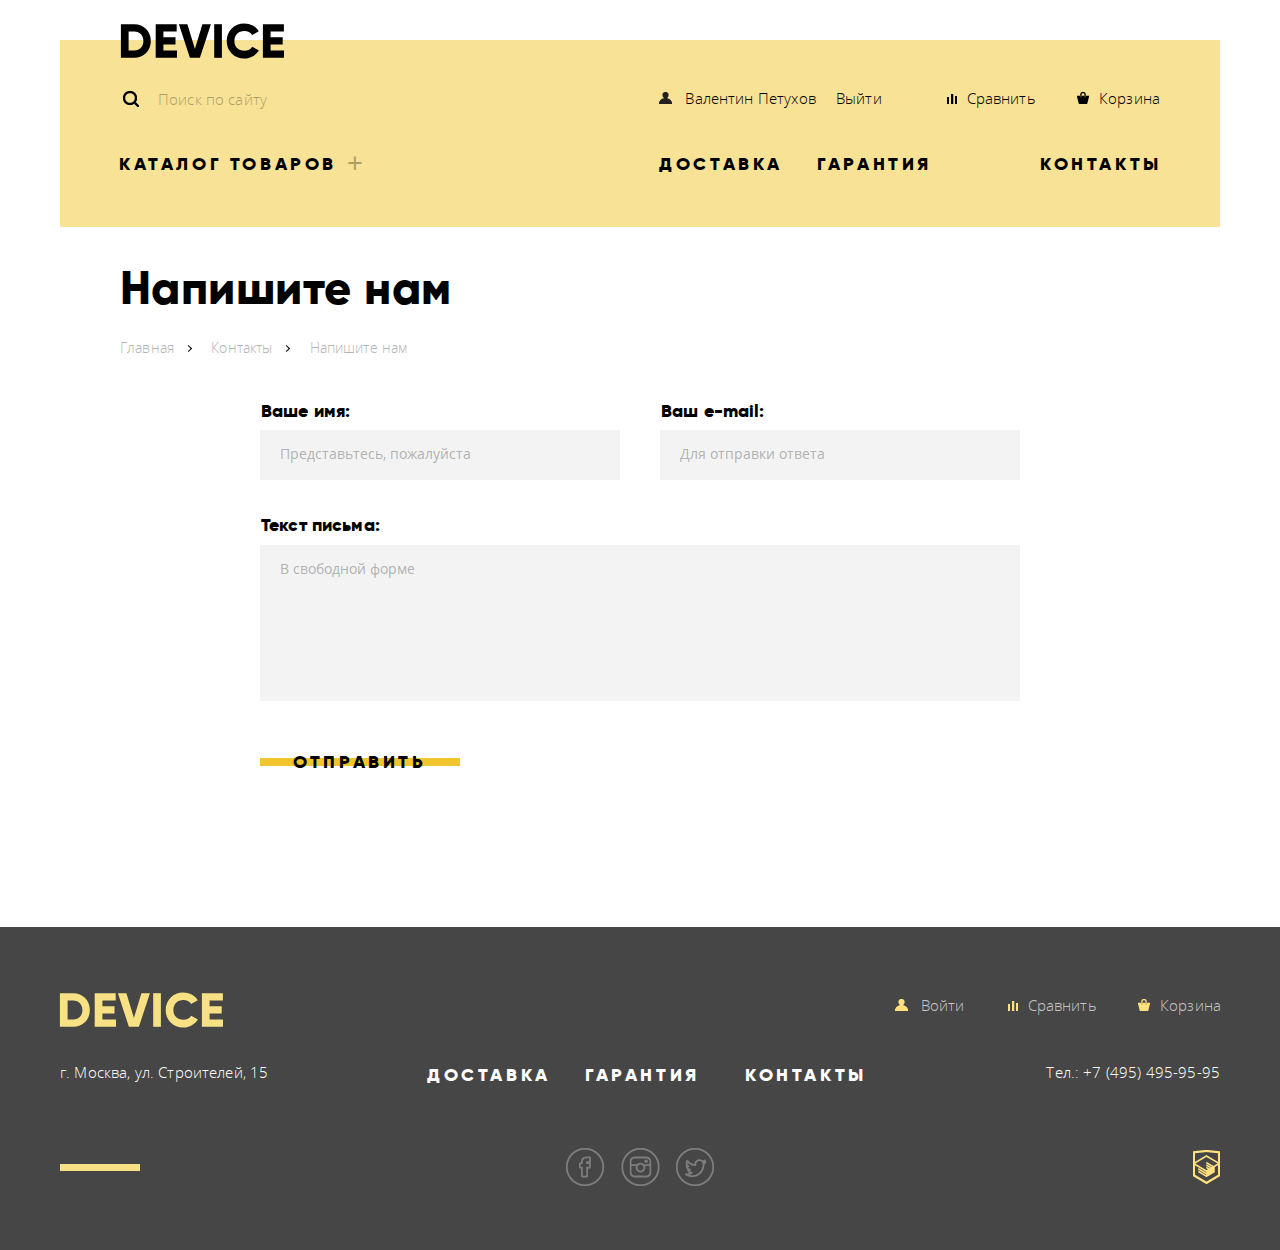
<file: write-us.html>
<!DOCTYPE html>
<html lang="ru">
  <head>
    <meta charset="utf-8">
    <title>Напишите нам — Контакты — HTML Academy: Девайс</title>
    <link href="css/normalize.min.css" rel="stylesheet">
    <link href="css/style.min.css" rel="stylesheet">
  </head>
  <body>
    <header class="main-header inner-header container">
      <nav class="main-navigation">
        <a class="logo header-logo" href="index.html" id="page-top">
          <svg version="1.1" xmlns="http://www.w3.org/2000/svg" xmlns:xlink="http://www.w3.org/1999/xlink" x="0px" y="0px" width="166" height="42">
            <path d="M16.4,7.2c4.7,0,8.6,1.6,11.7,4.8c3.1,3.2,4.7,7.2,4.7,12c0,4.8-1.6,8.8-4.7,12c-3.1,3.2-7,4.8-11.7,4.8
              H2.9V7.2H16.4z M16.4,33.4c2.7,0,4.8-0.9,6.5-2.6c1.7-1.7,2.5-4,2.5-6.8c0-2.8-0.8-5.1-2.5-6.8c-1.7-1.7-3.8-2.6-6.5-2.6h-5.8v18.8
    		      H16.4z"/>
    	      <path d="M45.4,33.4H59v7.4H37.7V7.2h21v7.4H45.4v5.6h12.1v7.3H45.4V33.4z"/>
    	      <path d="M71.9,40.8l-11-33.6h8.5l7.5,24.7l7.5-24.7h8.5l-11,33.6H71.9z"/>
    	      <path d="M96.2,7.2h7.7v33.6h-7.7V7.2z"/>
    	      <path d="M126.3,41.5c-5.1,0-9.3-1.7-12.6-5c-3.3-3.3-5-7.5-5-12.5c0-5,1.7-9.1,5-12.5c3.3-3.3,7.5-5,12.6-5
    		c3,0,5.8,0.7,8.4,2.1c2.6,1.4,4.6,3.3,6.1,5.7l-6.7,3.8c-0.7-1.3-1.8-2.3-3.2-3c-1.4-0.7-2.9-1.1-4.6-1.1c-3,0-5.4,0.9-7.2,2.7
    		s-2.7,4.2-2.7,7.2s0.9,5.4,2.7,7.2s4.2,2.7,7.2,2.7c1.7,0,3.3-0.4,4.7-1.1c1.4-0.7,2.5-1.7,3.2-3l6.7,3.8c-1.5,2.4-3.5,4.3-6,5.7
    		C132.2,40.8,129.4,41.5,126.3,41.5z"/>
    	      <path d="M152.7,33.4h13.5v7.4h-21.3V7.2h21v7.4h-13.3v5.6h12.1v7.3h-12.1V33.4z"/>
          </svg>
        </a>
        <div class="header-middle clearfix">
          <form class="search-form" action="#" method="get">
            <input class="search-field" type="search" name="search-field" placeholder="Поиск по сайту">
            <button type="submit">Найти</button>
          </form>
          <ul class="user-navigation header-user-navigation">
            <li>
              <a class="login" href="#">Валентин Петухов</a>
              <a class="logout" href="#">Выйти</a>
            </li>
            <li>
              <a class="compare" href="#">Сравнить</a>
            </li>
            <li>
              <a class="cart" href="#">Корзина</a>
            </li>
          </ul>
        </div>
        <ul class="site-navigation">
          <li class="catalog-link">
            <a href="#">Каталог товаров</a>
            <ul>
              <li class="catalog-group">
                <ul>
                  <li class="catalog-item">
                    <a href="#">Виртуальная реальность</a>
                  </li>
                  <li class="catalog-item">
                    <a href="selfie-sticks.html">Моноподы для селфи</a>
                  </li>
                  <li class="catalog-item">
                    <a href="#">Экшн-камеры</a>
                  </li>
                </ul>
              </li>
              <li class="catalog-group">
                <ul>
                  <li class="catalog-item">
                    <a href="#">Фитнесс-браслеты</a>
                  </li>
                  <li class="catalog-item">
                    <a href="#">Умные часы</a>
                  </li>
                </ul>
              </li>
              <li class="catalog-group">
                <ul>
                  <li class="catalog-item">
                    <a href="#">Квадрокоптеры</a>
                  </li>
                </ul>
              </li>
            </ul>
          </li>
          <li>
            <a href="#">Доставка</a>
          </li>
          <li>
            <a href="#">Гарантия</a>
          </li>
          <li>
            <a href="#">Контакты</a>
          </li>
        </ul>
      </nav>
    </header>
    <main class="inner-main">
      <section class="inner-headline container">
        <h1 class="headline-1">Напишите нам</h1>
        <ul class="breadcrumps">
          <li>
            <a href="index.html">Главная</a>
          </li>
          <li>
            <a href="#">Контакты</a>
          </li>
          <li>
            <a>Напишите нам</a>
          </li>
        </ul>
      </section>
      <section class="write-us container">
        <form class="write-us-form" action="#" method="post">
          <p class="left-field">
            <label class="headline-2" for="name-field">Ваше имя:</label>
            <input type="text" name="name-field" id="name-field" placeholder="Представьтесь, пожалуйста">
          </p>
          <p class="right-field">
            <label class="headline-2" for="e-mail-field">Ваш e-mail:</label>
            <input type="email" name="e-mail-field" id="e-mail-field" placeholder="Для отправки ответа">
          </p>
          <p>
            <label class="headline-2" for="letter-field">Текст письма:</label>
            <textarea name="letter-field" id="letter-field" placeholder="В свободной форме"></textarea>
          </p>
          <button  class="btn" type="submit">Отправить</button>
        </form>
      </section>
    </main>
    <footer class="main-footer">
      <div class="clearfix container">
        <div class="footer-top clearfix">
          <a class="logo footer-logo" href="index.html">
            <svg version="1.1" xmlns="http://www.w3.org/2000/svg" xmlns:xlink="http://www.w3.org/1999/xlink" x="0px" y="0px" width="166" height="42">
              <path d="M16.4,7.2c4.7,0,8.6,1.6,11.7,4.8c3.1,3.2,4.7,7.2,4.7,12c0,4.8-1.6,8.8-4.7,12c-3.1,3.2-7,4.8-11.7,4.8
                  H2.9V7.2H16.4z M16.4,33.4c2.7,0,4.8-0.9,6.5-2.6c1.7-1.7,2.5-4,2.5-6.8c0-2.8-0.8-5.1-2.5-6.8c-1.7-1.7-3.8-2.6-6.5-2.6h-5.8v18.8
        		      H16.4z"/>
        	    <path d="M45.4,33.4H59v7.4H37.7V7.2h21v7.4H45.4v5.6h12.1v7.3H45.4V33.4z"/>
        	    <path d="M71.9,40.8l-11-33.6h8.5l7.5,24.7l7.5-24.7h8.5l-11,33.6H71.9z"/>
        	    <path d="M96.2,7.2h7.7v33.6h-7.7V7.2z"/>
        	    <path d="M126.3,41.5c-5.1,0-9.3-1.7-12.6-5c-3.3-3.3-5-7.5-5-12.5c0-5,1.7-9.1,5-12.5c3.3-3.3,7.5-5,12.6-5
        		c3,0,5.8,0.7,8.4,2.1c2.6,1.4,4.6,3.3,6.1,5.7l-6.7,3.8c-0.7-1.3-1.8-2.3-3.2-3c-1.4-0.7-2.9-1.1-4.6-1.1c-3,0-5.4,0.9-7.2,2.7
        		s-2.7,4.2-2.7,7.2s0.9,5.4,2.7,7.2s4.2,2.7,7.2,2.7c1.7,0,3.3-0.4,4.7-1.1c1.4-0.7,2.5-1.7,3.2-3l6.7,3.8c-1.5,2.4-3.5,4.3-6,5.7
        		C132.2,40.8,129.4,41.5,126.3,41.5z"/>
        	    <path d="M152.7,33.4h13.5v7.4h-21.3V7.2h21v7.4h-13.3v5.6h12.1v7.3h-12.1V33.4z"/>
            </svg>
          </a>
          <ul class="user-navigation footer-user-navigation">
            <li>
              <a class="login" href="#">Войти</a>
            </li>
            <li>
              <a class="compare" href="#">Сравнить</a>
            </li>
            <li>
              <a class="cart" href="#">Корзина</a>
            </li>
          </ul>
        </div>
        <div class="footer-middle clearfix">
          <p class="address">г. Москва, ул. Строителей, 15</p>
          <ul class="footer-site-navigation">
            <li>
              <a href="#">Доставка</a>
            </li>
            <li>
              <a href="#">Гарантия</a>
            </li>
            <li>
              <a href="#">Контакты</a>
            </li>
          </ul>
          <p class="phone-number">Тел.: +7 (495) 495-95-95</p>
        </div>
        <div class="footer-bottom clearfix">
          <ul class="social-networks">
            <li>
              <a class="social-networks-fb" href="#">
                <span class="visually-hidden">Фейсбук</span>
              </a>
            </li>
            <li>
              <a class="social-networks-inst" href="#">
                <span class="visually-hidden">Инстаграм</span>
              </a>
            </li>
            <li>
              <a class="social-networks-twi" href="#">
                <span class="visually-hidden">Твиттер</span>
              </a>
            </li>
          </ul>
          <address class="copyright">
            <a href="https://htmlacademy.ru/" target="_blank">
              <span class="visually-hidden">HTML Academy</span>
            </a>
          </address>
        </div>
      </div>
    </footer>
  </body>
</html>
</file>
<file: css/style.min.css>
@font-face{font-family:"Open Sans";font-style:normal;font-weight:300;src:local("Open Sans"),url(../fonts/opensanslight.woff) format("woff"),url(../fonts/opensanslight.woff2) format("woff2")}@font-face{font-family:"Open Sans";font-style:normal;font-weight:400;src:local("Open Sans"),url(../fonts/opensans.woff) format("woff"),url(../fonts/opensans.woff2) format("woff2")}@font-face{font-family:"Gilroy";font-style:normal;font-weight:300;src:local("Gilroy"),url(../fonts/gilroylight.woff) format("woff"),url(../fonts/gilroylight.woff2) format("woff2")}@font-face{font-family:"Gilroy";font-style:normal;font-weight:800;src:local("Gilroy"),url(../fonts/gilroyextrabold.woff) format("woff"),url(../fonts/gilroyextrabold.woff2) format("woff2")}body{min-width:1240px;margin:0;font-family:"Open Sans","Verdana",sans-serif;font-weight:300;font-size:15px;line-height:2;letter-spacing:.01em;color:#464646;background:#fff}body a{text-decoration:none;color:#000}.clearfix::after{content:"";display:table;clear:both}.container{width:1160px;margin-right:auto;margin-left:auto}.visually-hidden{position:absolute;opacity:0;cursor:default}.main-header{margin-top:40px;background:#f7e296}.footer-site-navigation a:hover,.main-navigation a:not(.header-logo):hover{opacity:.6}.footer-site-navigation a:active,.main-navigation a:not(.header-logo):active{opacity:.3}.logo{display:block;width:166px;height:42px}.header-logo{position:relative;top:-25px;margin-left:56px}.header-logo:hover path{fill:#464646}.header-logo:active path{fill:#666}.header-middle{margin-top:-7px;margin-right:60px;margin-left:60px;line-height:2.4}.search-form{position:relative;float:left;width:440px;font-size:0}.search-form::before{content:"";position:absolute;top:15px;left:2px;width:18px;height:18px;background:url(../img/spritesheet.png) no-repeat -121px -52px}.search-field{width:355px;height:48px;padding-left:38px;box-sizing:border-box;font:inherit;font-size:15px;letter-spacing:.01em;background:0 0;border:none}.search-field:-moz-placeholder,.search-field::-moz-placeholder{color:#000;opacity:.3}.search-field::-webkit-input-placeholder{color:#000;opacity:.3}.search-field:-ms-input-placeholder{color:#000;opacity:.3}.search-field:hover:-moz-placeholder,.search-field:hover::-moz-placeholder{opacity:.6}.search-field:hover::-webkit-input-placeholder{opacity:.6}.search-field:hover:-ms-input-placeholder{opacity:.6}.search-field:focus{box-shadow:0 2px 0 0 #000;outline:none}.search-form button{width:81px;padding-top:5px;padding-bottom:6px;font:inherit;font-size:15px;letter-spacing:.01em;color:#000;background:0 0;border:none;box-shadow:0 0 0 2px #000;opacity:0}.search-field:focus+button{opacity:1}.search-form button:hover{color:#fff;background:#000}.search-form button:active{color:rgba(255,255,255,.3);background:#000;opacity:1;outline:none}.user-navigation{float:right;margin:0;padding:0;list-style:none;font-size:0}.user-navigation li{display:inline-block;margin-left:63px;font-size:15px;vertical-align:top}.user-navigation a{position:relative}.user-navigation a::before{content:"";position:absolute;background:url(../img/spritesheet.png) no-repeat}.user-navigation .login::before{top:4px;left:-26px;width:13px;height:12px}.user-navigation .compare::before{top:6px;left:-20px;width:10px;height:10px}.user-navigation .cart::before{top:4px;left:-22px;width:12px;height:12px}.header-user-navigation{margin-top:5px}.header-user-navigation li:first-child{min-width:218px;max-width:281px}.header-user-navigation .login::before{background-position:-25px -67px}.header-user-navigation .compare::before{background-position:-5px -67px}.header-user-navigation .cart::before{background-position:-100px -45px}.catalog-group ul,.footer-site-navigation,.site-navigation{padding:0;list-style:none;font-size:0}.catalog-group ul{margin:0}.site-navigation{margin:31px 49px 0 59px;padding-bottom:164px}.catalog-link,.catalog-link~li,.footer-site-navigation li{display:inline-block;font-family:"Gilroy","Arial Black",sans-serif;font-weight:800;font-size:18px;line-height:1.2;letter-spacing:.2em;text-transform:uppercase;vertical-align:top}.catalog-link{position:relative;cursor:pointer;margin-right:322px}.catalog-link~li,.footer-site-navigation li{margin-right:34px}.catalog-link>a::after{content:"+";position:absolute;top:-7px;left:228px;width:16px;height:16px;font-family:"Verdana",sans-serif;font-weight:400;font-size:27px;opacity:.3}.catalog-link~li:last-child{margin-right:0;margin-left:74px}.catalog-link>ul{position:absolute;left:-60px;z-index:1;display:none;width:1100px;margin-left:1px;padding-top:22px;padding-bottom:34px;padding-left:60px;background:#f7e296}.catalog-link:hover>ul{display:block}.catalog-group{display:inline-block;min-width:141px;margin-right:51px;vertical-align:top}.catalog-item a{font-family:"Open Sans","Verdana",sans-serif;font-weight:300;font-size:15px;line-height:2.4;letter-spacing:.01em;text-transform:none}.slider{margin-top:-123px;overflow:hidden}.services input,.slider input{display:none}.slider-controls{position:relative;top:340px;left:1000px;z-index:1;font-size:0}.slider-controls label{display:inline-block;width:10px;height:10px;margin-right:23px;box-sizing:border-box;border:3px solid #000;border-radius:50%;opacity:.3}.slider-controls label:hover{opacity:.4}input[id=btn-1]:checked~.slider-controls label[for=btn-1],input[id=btn-2]:checked~.slider-controls label[for=btn-2],input[id=btn-3]:checked~.slider-controls label[for=btn-3]{opacity:1}input[id=btn-1]:checked~.slider-content,input[id=delivery-btn]:checked~.services-slider .services-content{left:0}input[id=btn-2]:checked~.slider-content{left:-1160px}input[id=btn-3]:checked~.slider-content{left:-2320px}.slider-content{position:relative;width:300%;counter-reset:slide}.slider-slide,.specifics{position:relative;float:left;width:1160px}.slider-slide::before{content:"0" counter(slide);counter-increment:slide;position:absolute;top:-12px;right:50px;font-family:"Gilroy","Arial Black",sans-serif;font-weight:800;font-size:179px;line-height:1;letter-spacing:-.01em;color:#fff}.slider-slide-1 img{width:384px;height:486px;margin-top:2px;margin-left:90px}.slider-slide-2 img{width:345px;height:485px;margin-top:14px;margin-left:116px}.slider-slide-3 img{width:526px;height:334px;margin-top:67px;margin-left:31px}.specifics{float:right;width:505px;margin-top:81px;margin-right:58px}.specifics::before{content:"";position:absolute;top:-42px;left:3px;width:100px;height:7px;background:#fff}.btn,.headline-1{font-family:"Gilroy","Arial Black",sans-serif;line-height:1.2;color:#000}.headline-1{margin:0;padding:0;font-weight:700;font-size:47px;letter-spacing:.01em}.specifics p{width:485px;margin-top:19px;padding-left:3px}.specifics a{width:220px;margin-top:29px;margin-left:4px}.btn{position:relative;display:inline-block;padding-top:9px;padding-bottom:10px;font-weight:800;font-size:18px;letter-spacing:.2em;text-transform:uppercase;text-align:center;outline:none}.btn::after{content:"";position:absolute;top:50%;right:0;z-index:-1;width:100%;height:8px;margin-top:-5px;background:#f0c52e;transition:all .3s}.btn:hover::after{height:100%;top:4px}.btn:active{color:rgba(0,0,0,.3)}.specifics table{position:relative;margin-top:51px;margin-left:2px;border-collapse:collapse}.specifics tr:first-child{position:absolute;top:53px}.specifics th{font-weight:300;font-size:13px;line-height:1.5;text-align:left}.specifics td{font-family:"Gilroy","Century Gothic",sans-serif;font-size:36px;line-height:1.2;color:#000}.specifics td:first-child,.specifics th:first-child{width:158px}.specifics td:nth-child(2),.specifics th:nth-child(2){width:137px}.popular{margin-top:86px}.popular ul{margin:0;padding:0;list-style:none}.popular-item{float:left;width:160px;margin-right:40px}.popular-item:last-child{margin-right:0}.popular-item div{position:relative;height:160px;background:#f7e296}.popular-item:active div,.popular-item:hover div{background:#f0c52e}.popular-item img{position:absolute;top:50%;left:50%}.vr img{width:97px;height:55px;margin-top:-28px;margin-left:-48px}.selfie-sticks img{top:auto;bottom:0;width:86px;height:117px;margin-left:-42px}.action-cameras img{width:71px;height:87px;margin-top:-42px;margin-left:-31px}.fitness-bands img{width:107px;height:65px;margin-top:-30px;margin-left:-52px}.smart-watches img{width:56px;height:98px;margin-top:-48px;margin-left:-25px}.quadcopters img{width:132px;height:69px;margin-top:-31px;margin-left:-67px}.popular-item:active img{opacity:.3}.popular-item h3{width:127px;margin-top:35px}.headline-2{font-weight:700;font-size:18px;line-height:1.2;font-family:"Gilroy","Arial Black",sans-serif;color:#000}.services{width:100%;margin-top:167px;background:#e5e5e5}.services-controls{position:relative;z-index:0;float:left;width:277px;margin-top:-100px;border-right:7px solid #000}.services-controls ul{margin:0;padding:81px 0 70px;list-style:none}.services-controls li{margin-top:24px}.filter-form fieldset:first-child,.services-controls li:first-child{margin-top:0}.services-controls label{width:148px;padding-left:12px}input[id=credit-btn]:checked~.services-controls label[for=credit-btn],input[id=delivery-btn]:checked~.services-controls label[for=delivery-btn],input[id=warranty-btn]:checked~.services-controls label[for=warranty-btn]{padding-right:117px;color:#f7e184}input[id=credit-btn]:checked~.services-controls label[for=credit-btn]::after,input[id=delivery-btn]:checked~.services-controls label[for=delivery-btn]::after,input[id=warranty-btn]:checked~.services-controls label[for=warranty-btn]::after{top:4px;height:100%;background:#000}input[id=warranty-btn]:checked~.services-slider .services-content{left:-759px}input[id=credit-btn]:checked~.services-slider .services-content{left:-1518px}.services-slider{float:right;width:759px;margin-top:-41px;overflow:hidden}.logotypes li,.services-content,.services-item{position:relative;width:300%}.services-item{float:left;width:432px;padding-right:327px}.services-item h3{margin-top:10px;margin-left:1px}.services-item p{margin:27px 0 0}.filter-bluetooth label::after,.filter-bluetooth label::before,.filter-color label::after,.filter-color label::before,.services-item::after{content:"";position:absolute}.delivery::after{top:26px;right:66px;width:136px;height:164px;background:url(../img/delivery.png) no-repeat 0 0}.warranty::after{top:1px;right:46px;width:171px;height:195px;background:url(../img/warranty.png) no-repeat 0 0}.credit::after{top:0;right:70px;width:156px;height:188px;background:url(../img/credit.png) no-repeat 0 0}.services .clearfix::after{height:69px}.logotypes{margin-top:94px}.logotypes ul{margin:0;padding:0;list-style:none}.logotypes li{float:left;width:260px;margin-right:40px}.logotypes li:last-child{margin-right:0}.logotypes img{width:260px;height:100px}.contacts iframe,.logotypes .pale{position:absolute}.logotypes .pale:hover{opacity:0}.logotypes+.container{margin-top:132px}.about,.contacts{position:relative;float:left;width:479px}.about::before,.contacts::before{content:"";position:absolute;top:-48px;left:0;width:80px;height:7px;background:#000}.about h2,.contacts h2{margin-left:-2px;padding-bottom:9px}.about p,.contacts p{margin-left:-1px;margin-top:30px}.about ul{margin:41px 0 0;padding:0;list-style:none;font-family:"Gilroy","Arial Black",sans-serif;font-weight:800;letter-spacing:.05em;color:#000}.about li{position:relative;margin-top:10px;padding-left:35px}.about li::before{content:"";position:absolute;top:10px;left:0;width:4px;height:4px;border:3px solid #000;border-radius:50%;opacity:.3}.about .btn,.contacts .btn{width:260px}.about .btn{margin-top:60px}.contacts{float:right;width:560px}.contacts .map{display:block;width:560px;height:222px;margin-top:39px}.contacts iframe{top:194px;z-index:-1;background:url(../img/map.jpg) no-repeat 0 0;border:none}.contacts .btn{margin-top:40px;margin-left:1px}.main-footer{margin-top:66px;padding-bottom:1px;color:#fff;background:#464646}.footer-user-navigation a:hover,.main-footer a{color:#fff}.main-footer .container{position:relative;padding-top:1px}.main-footer .container::before{content:"";position:absolute;bottom:78px;left:0;width:80px;height:7px;background:#f7e184}.footer-top{margin-top:58px}.footer-logo{float:left;margin-left:-3px}.footer-logo path{fill:#f7e184}.footer-logo:hover path{fill:#f0c52e}.footer-logo:active path{opacity:.3;fill:#f0c52e}.footer-user-navigation{margin-top:4px}.footer-user-navigation li:first-child{max-width:679px}.footer-user-navigation li:last-child{margin-right:-1px}.footer-user-navigation a{color:rgba(255,255,255,.7)}.footer-user-navigation .login::before{background-position:-54px -45px}.footer-user-navigation .compare::before{background-position:-98px -5px}.footer-user-navigation .cart::before{background-position:-54px -5px}.footer-user-navigation .login:active::before,.footer-user-navigation .login:hover::before{background-position:-77px -45px}.footer-user-navigation .compare:active::before,.footer-user-navigation .compare:hover::before{background-position:-98px -25px}.footer-user-navigation .cart:active::before,.footer-user-navigation .cart:hover::before{background-position:-76px -5px}.footer-user-navigation a:active{color:#fff;opacity:.3}.footer-middle{margin-top:29px}.address,.phone-number,.write-us-form p{margin:0;padding:0}.address{float:left;width:324px}.footer-site-navigation{float:left;margin:8px 0 0 43px}.footer-site-navigation li:last-child{margin-left:11px}.phone-number{float:right;width:318px;text-align:right}.footer-bottom{float:right;width:654px;margin-top:61px}.social-networks{float:left;margin:0;padding:0;list-style:none;font-size:0}.social-networks li{display:inline-block;margin-right:16px;vertical-align:top}.social-networks a{display:block;width:39px;height:38px;background:url(../img/spritesheet.png) no-repeat;opacity:.3}.social-networks .social-networks-fb{background-position:-5px -5px}.social-networks .social-networks-inst{background-position:-122px -5px}.social-networks .social-networks-twi{background-position:-122px -79px}.social-networks a:hover{opacity:.6}.social-networks a:active{opacity:.1}.copyright{float:right;margin-top:2px}.copyright a{display:block;width:27px;height:34px;background:url(../img/spritesheet.png) no-repeat -48px -67px}.copyright a:active,.copyright a:hover{background-position:-85px -67px}.copyright a:active{opacity:.3}.main-footer>.clearfix::after{height:63px}.map-popup,.write-us{position:fixed;top:50%;left:50%;display:none;width:960px;-webkit-transform:translateX(-50%) translateY(-50%);-ms-transform:translateX(-50%) translateY(-50%);transform:translateX(-50%) translateY(-50%)}.write-us{padding-top:1px;background:#fff;box-shadow:0 10px 20px 0 rgba(0,0,0,.2),58px -38px 40px -58px rgba(0,0,0,.75),-58px -38px 40px -58px rgba(0,0,0,.75)}.write-us-form{width:760px;margin-top:95px;margin-right:auto;margin-left:auto;padding-bottom:77px}.write-us-form .left-field{float:left}.write-us-form .right-field{float:right}.write-us-form label{display:block;padding-left:1px}.write-us-form input,.write-us-form textarea{margin-top:8px;padding:12px 17px 14px;box-sizing:border-box;font-family:"Open Sans","Verdana",sans-serif;font-weight:400;font-size:14px;line-height:1.3;letter-spacing:0;background:#f3f3f3;border:3px solid transparent;outline:none}.write-us-form input:-moz-placeholder,.write-us-form input::-moz-placeholder,.write-us-form textarea:-moz-placeholder,.write-us-form textarea::-moz-placeholder{color:rgba(70,70,70,.4)}.write-us-form input::-webkit-input-placeholder,.write-us-form textarea::-webkit-input-placeholder{color:rgba(70,70,70,.4)}.write-us-form input:-ms-input-placeholder,.write-us-form textarea:-ms-input-placeholder{color:rgba(70,70,70,.4)}.write-us-form input{width:360px}.write-us-form p:last-of-type{clear:both;padding-top:35px}.write-us-form textarea{width:100%;min-height:156px;resize:none}.write-us-form input:hover,.write-us-form textarea:hover{background:#ebebeb}.write-us-form input:focus,.write-us-form textarea:focus{background:0 0;border-color:#e5e5e5}.write-us-form input:invalid{background:#f6dada;border-color:transparent}@-webkit-keyframes invalid{96%{background:#f3f3f3}to{background:#f6dada}}@keyframes invalid{96%{background:#f3f3f3}to{background:#f6dada}}.write-us-form input.invalid,.write-us-form textarea.invalid{-webkit-animation:invalid 2.5s;animation:invalid 2.5s;-webkit-animation-fill-mode:forwards;animation-fill-mode:forwards}.write-us-form button{width:200px;margin-top:33px;background:0 0;border:none}.exit{position:absolute;top:22px;right:22px;width:55px;height:55px;background:#f0c52e;border:none;border-radius:50%;opacity:.5;outline:none}.exit::after,.exit::before{content:"";position:absolute;top:12px;left:27px;width:2px;height:31px;background:#fff}.breadcrumps li::after,.exit::before{-webkit-transform:rotate(45deg);-ms-transform:rotate(45deg);transform:rotate(45deg)}.exit::after{-webkit-transform:rotate(-45deg);-ms-transform:rotate(-45deg);transform:rotate(-45deg)}.exit:active,.exit:hover{opacity:1}.exit:active::after,.exit:active::before{background:rgba(255,255,255,.3)}.map-popup iframe{height:559px;border:none;box-shadow:0 10px 20px 0 rgba(0,0,0,.2)}.map-popup-show,.write-us-show{display:block}@-webkit-keyframes show-form{0%{-webkit-transform:translateX(-50%) translateY(-50%) scale(0);transform:translateX(-50%) translateY(-50%) scale(0);opacity:.4}80%{-webkit-transform:translateX(-50%) translateY(-50%) scale(1.1);transform:translateX(-50%) translateY(-50%) scale(1.1);opacity:1}to{-webkit-transform:translateX(-50%) translateY(-50%) scale(1);transform:translateX(-50%) translateY(-50%) scale(1)}}@keyframes show-form{0%{-webkit-transform:translateX(-50%) translateY(-50%) scale(0);transform:translateX(-50%) translateY(-50%) scale(0);opacity:.4}80%{-webkit-transform:translateX(-50%) translateY(-50%) scale(1.1);transform:translateX(-50%) translateY(-50%) scale(1.1);opacity:1}to{-webkit-transform:translateX(-50%) translateY(-50%) scale(1);transform:translateX(-50%) translateY(-50%) scale(1)}}.write-us-show{-webkit-animation:show-form 1s;animation:show-form 1s}@-webkit-keyframes form-error{0%,32%,64%,96%{background:#fff}16%,48%,80%{background:#f0c52e}}@keyframes form-error{0%,32%,64%,96%{background:#fff}16%,48%,80%{background:#f0c52e}}.write-us-error{-webkit-animation:form-error 2.5s;animation:form-error 2.5s}.inner-header .header-logo{top:-23px;margin-left:58px}.user-navigation .logout{margin-right:20px;margin-left:16px}.inner-header .site-navigation{padding-bottom:51px}.breadcrumps,h1.headline-1{padding:0}h1.headline-1{margin:33px 0 0 60px}.breadcrumps{margin:15px 0 0 60px;list-style:none;font-size:0}.breadcrumps li{position:relative;display:inline-block;font-size:14px;line-height:2.4}.breadcrumps a{padding-right:37px;color:#b3b3b3}.breadcrumps a:hover{color:#666}.breadcrumps a:active{color:#e6e6e6}.breadcrumps li::after{content:"";position:absolute;top:15px;right:20px;width:4px;height:4px;border-top:1px solid #000;border-right:1px solid #000}.breadcrumps li:last-child::after{display:none}.catalog{position:relative;width:100%;margin-top:42px}.catalog::after{content:"";position:absolute;top:0;left:0;z-index:-1;width:32%;height:100%;background:#eee}.catalog-header{background:rgba(0,0,0,.08)}.catalog-header .container{background:url(../img/catalog-header-background.png) repeat-y 0 0}.catalog-header p{padding-top:9px;padding-bottom:10px;font-size:16px}.pages a{font-size:16px}.catalog-header p,.pages a,.pages li{padding-left:1px;font-family:"Gilroy","Arial Black",sans-serif;font-weight:800;line-height:1.2;letter-spacing:.2em;text-transform:uppercase;color:#000}.filter-form,.filter-header{float:left;width:201px;margin-right:68px;margin-left:59px}.goods-content,.goods-header{float:right;width:760px;margin-left:72px;text-align:right}.goods-header p,.goods-header ul{float:left}.goods-header ul{margin-top:25px;margin-left:55px;padding:0;list-style:none;font-size:0}.goods-header li{display:inline-block;margin-right:29px;font-family:"Open Sans","Verdana",sans-serif;font-weight:400;font-size:14px;line-height:1.3;letter-spacing:0;vertical-align:top}.goods-header a,.goods-picture:hover img{opacity:.3}.goods-header a:hover{opacity:.6}.goods-header .active,.goods-header a:active,.goods-header span:active,.pages .active{opacity:1}.goods-header span{position:relative;font-size:0;opacity:.2}.goods-header span:hover{opacity:.4}.goods-header span::after{content:"";position:absolute;top:9px;width:0;height:0;border:9px solid transparent}.goods-header .ascending::after{right:37px;border-bottom-color:#000;border-top-width:0}.goods-header .descending::after{right:-1px;border-top-color:#000;border-bottom-width:0}.catalog-content .container{background:url(../img/catalog-content-background.png) repeat-y 0 0}.filter-form{margin-top:69px;font-size:14px;color:#000}.filter-form fieldset{position:relative;margin:37px 0 0;padding:58px 0 0;border:none;border-top:2px solid #000}.filter-form legend{position:absolute;top:12px;left:0}.filter-range-controls{position:relative;padding-top:11px;padding-bottom:30px}.filter-range-controls .scale{height:2px;background:#dbdbdb}.filter-range-controls .bar{width:58%;height:2px;background:#91c92f}.filter-range-controls .toggle{position:absolute;top:5px;width:10px;height:10px;background:#eee;border:2px solid #000;border-radius:50%;cursor:pointer}.filter-cost-controls .min-cost,.filter-range-controls .toggle-min{left:-1px}.filter-cost-controls .max-cost,.filter-range-controls .toggle-max{left:111px}.filter-range-controls .toggle:active{background:#91c92f;border:3px solid #fff;box-shadow:0 5px 5px -3px rgba(0,0,0,.75)}.filter-cost-controls{position:relative;font-size:0}.filter-cost-controls input,.filter-cost-controls label{font-family:"Gilroy","Century Gothic",sans-serif;font-weight:300;font-size:14px;line-height:1.6;letter-spacing:0}.filter-cost-controls label{position:absolute;top:-21px;display:inline-block;opacity:.2}.filter-cost-controls input{width:50px;background:0 0;border:none;outline:none}.filter-cost-controls .min-cost{margin-left:1px}.filter-cost-controls .max-cost{margin-left:-20px}.filter-form ul{margin:0;padding:0;list-style:none}.filter-form li{margin-top:12px}.filter-form li:first-child{margin-top:0}.filter-checkbox,.filter-radio{display:none}.filter-bluetooth label,.filter-color label{position:relative;margin-left:38px}.filter-color label::before{top:-2px;left:-40px;width:23px;height:23px;background:#dbdbdb}.filter-color label::after{top:3px;left:-32px;display:none;width:5px;height:8px;-webkit-transform:rotate(45deg);-ms-transform:rotate(45deg);transform:rotate(45deg);border:2px solid #000;border-top:none;border-left:none}.filter-bluetooth label::before{top:-2px;left:-40px;width:19px;height:19px;border:2px solid #c6c6c6;border-radius:50%}.filter-bluetooth label::after{top:5px;left:-33px;display:none;width:5px;height:5px;border:2px solid #000;border-radius:50%}.filter-checkbox:checked+label::after,.filter-radio:checked+label::after{display:block}.filter-color label:hover::before{background:#cecece}.filter-color label:active::before{background:#c4c4c4}.filter-bluetooth label:hover::before{border-color:#bcbcbc}.filter-bluetooth label:active::before{border-color:#acacac}.filter-form button{z-index:0;width:200px;margin-top:38px;background:0 0;border:none}.goods-content{margin-top:19px;font-size:0}.goods-item{position:relative;display:inline-block;margin-top:50px;font-size:15px;vertical-align:top}.goods-item:nth-child(2n+1){margin-right:39px}.goods-picture{width:360px;height:380px;background:#eee}.goods-picture a{position:absolute;top:221px;left:50%;display:none;-webkit-transform:translateX(-50%);-ms-transform:translateX(-50%);transform:translateX(-50%);font-size:13px;opacity:.5}.goods-picture .btn{top:172px;width:200px;font-size:18px;opacity:1}.goods-picture:hover a{display:block}.goods-picture .btn:active,.goods-picture a:hover{opacity:1}.goods-picture a:active{opacity:.2}.new::after{content:"New";position:absolute;top:29px;right:27px;width:52px;padding-top:13px;padding-bottom:15px;padding-left:4px;font-family:"Gilroy","Arial Black",sans-serif;font-weight:800;font-size:14px;letter-spacing:.05em;text-transform:uppercase;text-align:center;color:rgba(0,0,0,.2);border:2px solid rgba(0,0,0,.1);border-radius:50%}.goods-info{margin-top:29px}.goods-info h2{float:left;width:256px;margin:5px 0 0;text-align:left}.price{font-family:"Gilroy","Century Gothic",sans-serif;font-weight:300;font-size:16px}.pages,.pages li,.pages ul{font-size:15px;vertical-align:top}.pages,.pages a{text-align:center}.pages{margin-top:39px;padding-right:137px;padding-left:137px;background:#ebebeb;position:relative}.pages a{position:absolute;top:0;padding-top:25px;padding-bottom:26px}.pages .prev{left:0;padding-right:28px;padding-left:30px}.pages .next{right:0;padding-right:27px;padding-left:33px}.pages a:active,.pages a:hover{background:rgba(0,0,0,.08)}.pages a:active{color:rgba(0,0,0,.3)}.pages ul{margin:0;padding:0;list-style:none;font-size:0}.pages li{display:inline-block;margin-right:25px;padding-top:26px;padding-bottom:26px;opacity:.3}.pages li:last-child{margin-right:0}.catalog-content>.clearfix::after{height:73px}.main-footer.inner-footer{margin-top:0}.inner-footer .footer-logo{margin-top:-5px;margin-left:-4px}.inner-footer .footer-middle{margin-top:34px}.inner-main .map-popup,.inner-main .write-us{position:static;display:block;margin-top:35px;box-shadow:none;-webkit-transform:none;-ms-transform:none;transform:none}.inner-main .write-us-form{margin-top:0}.inner-main .btn{z-index:0}
</file>
